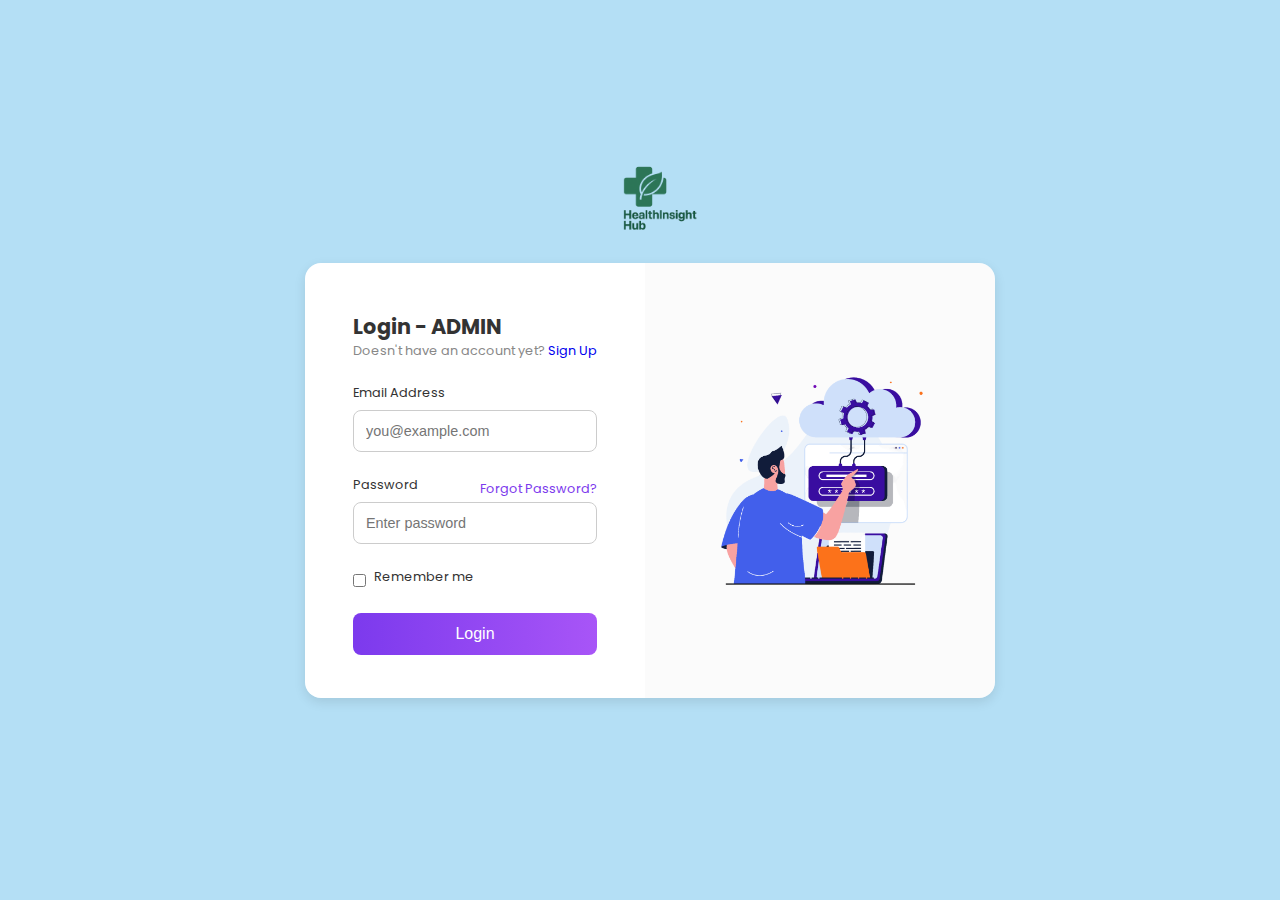
<file: admin_login.html>
<!DOCTYPE html>
<html lang="en">
<head>
  <meta charset="UTF-8" />
  <meta name="viewport" content="width=device-width, initial-scale=1.0"/>
  <title>Login Page-ADMIN</title>
  <link rel="stylesheet" href="login.css" />
  <link href="https://fonts.googleapis.com/css2?family=Poppins:wght@300;400;500;600&display=swap" rel="stylesheet">
  <link rel="icon" type="image/png" href="logos.png">
  <link rel="icon" type="image/x-icon" href="logos_ico.ico">
</head>
<body>
  <a href="New_final.html">
  <img src="output-onlinepngtools (1).png"  alt="HealthInsight Hub LOGO" width="130px" id="logo" style="display:inline;">
  </a>
  <div class="login-container">
    <div class="form-section">
      <h2 style="display:inline;">Login - ADMIN</h2>
      
      <p>Doesn't have an account yet? <a href="#">Sign Up</a></p>

      <form class="login-form" action="adminpage.html">
        <label>Email Address</label>
        <input required type="email" placeholder="you@example.com">

        <div class="password-wrapper">
          <label>Password</label>
          <a href="#" class="forgot">Forgot Password?</a>
        </div>
        <input required type="password" placeholder="Enter password">

        <div class="remember">
          <input type="checkbox" id="remember">
          <label for="remember">Remember me</label>
        </div>

        <input type="submit" value="Login" class="login-btn">

        
      </form>
    </div>

    <div class="image-section">
      <img src="loger_finall.png" alt="Login Illustration">
    </div>
  </div>
</body>
</html>
</file>
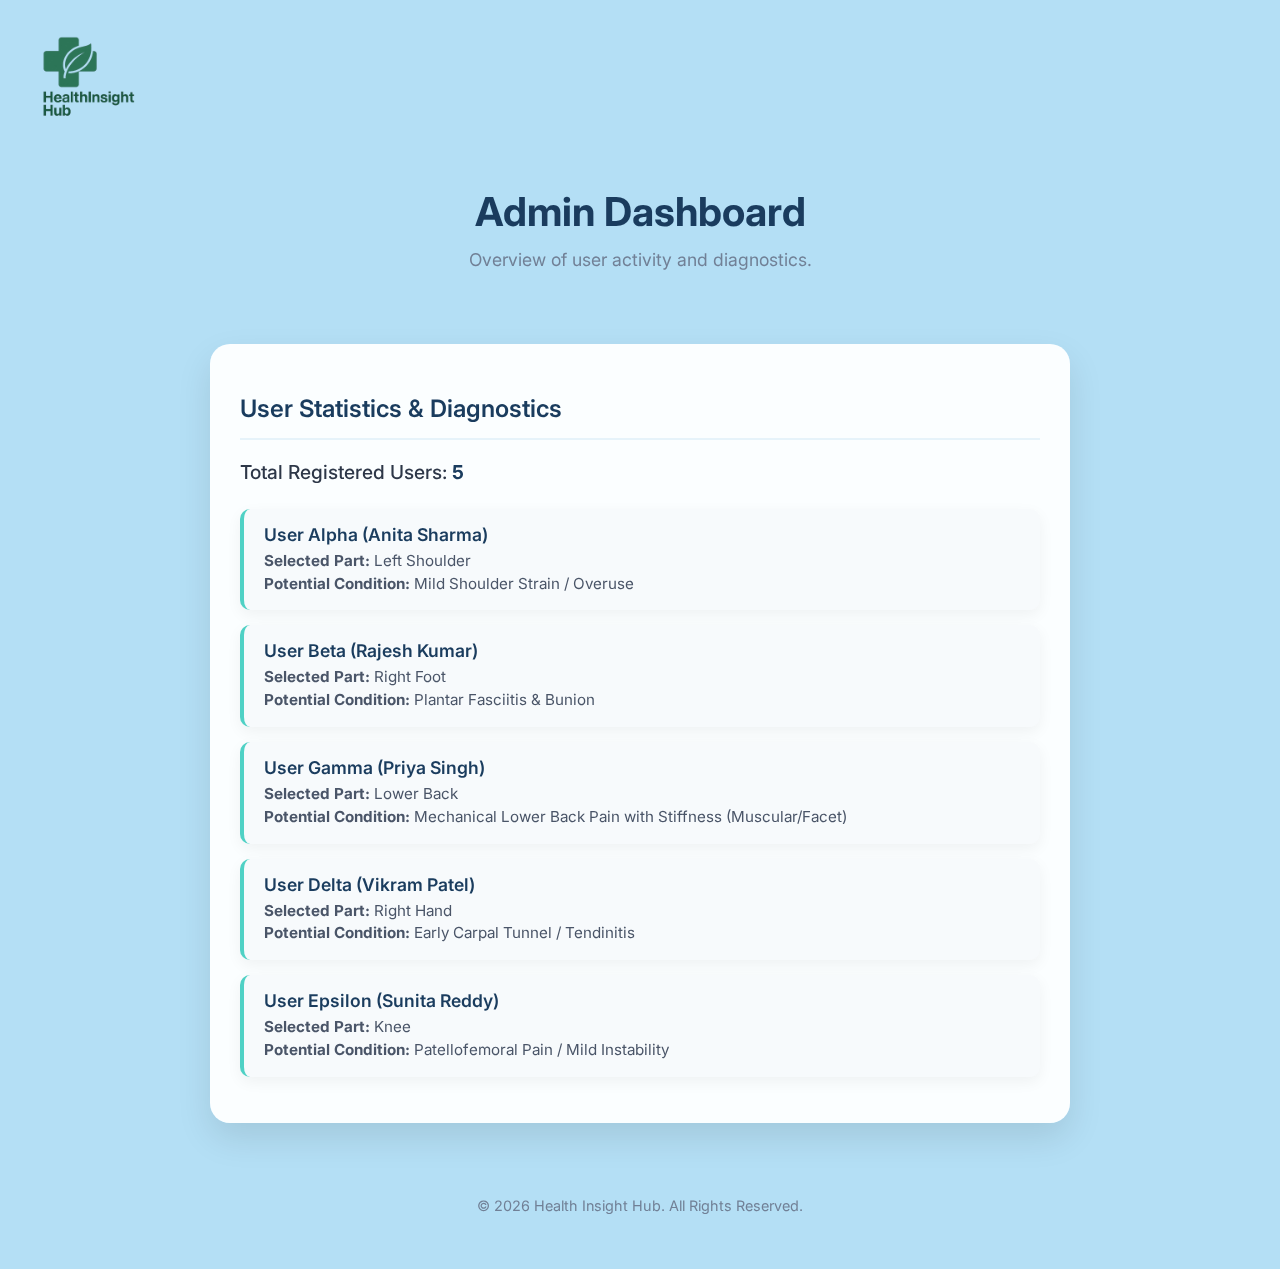
<file: adminpage.html>
<!DOCTYPE html>
<html lang="en">
<head>
  <meta charset="UTF-8">
  <meta name="viewport" content="width=device-width, initial-scale=1.0">
  <title>Admin Dashboard - Health Insight Hub</title>
  <link href="https://fonts.googleapis.com/css2?family=Inter:wght@400;500;600;700&family=Roboto:wght@400;500;700&family=Segoe+UI&display=swap" rel="stylesheet">
  <link rel="icon" type="image/x-icon" href="logos_ico.ico">
  <style>
    
    body {
      display: flex;
      flex-direction: column;
      align-items: center;
      margin: 0;
      font-family: 'Inter', 'Roboto', 'Segoe UI', sans-serif;
      background-color: rgb(180, 223, 245);
      color: #2d3748;
      min-height: 100vh;
      padding: 20px; 
      padding-top: 160px; 
      position: relative;
      overflow-x: hidden;
    }

    body::before {
      content: '';
      position: fixed;
      top: 0;
      left: 0;
      width: 100%;
      height: 100%;
      background: radial-gradient(circle, rgba(220, 235, 250, 0.2) 1px, transparent 1px);
      background-size: 20px 20px;
      animation: float 20s infinite linear;
      z-index: -1;
      opacity: 0.25;
    }

    @keyframes float {
      0% { transform: translateY(0); }
      100% { transform: translateY(-100px); }
    }

    .logo-link { 
      position: absolute; 
      top: 20px;
      left: 20px;
      z-index: 1000;
    }

    .logo-main { 
      width: 125px;
      height: 125px;
    }

    .header {
      text-align: center;
      margin: 0 0 40px; 
      width: 100%;
    }

    h1 {
      font-size: 2.5rem;
      color: #1a3c5e;
      margin-bottom: 10px;
      font-weight: 700;
    }

    .subtitle {
      font-size: 1.1rem;
      color: #718096;
      max-width: 600px;
      margin: 0 auto 30px;
      line-height: 1.6;
    }

    .dashboard-container {
      background-color: rgba(255, 255, 255, 0.95);
      border-radius: 20px;
      padding: 30px;
      box-shadow: 0 15px 35px rgba(0, 0, 0, 0.1);
      width: 100%;
      max-width: 800px;
      text-align: left;
    }

    .dashboard-container h2 {
      color: #1a3c5e;
      border-bottom: 2px solid #e6f3fa;
      padding-bottom: 15px;
      margin-bottom: 20px;
      font-weight: 600;
    }

    .user-count {
      font-size: 1.2rem;
      color: #2d3748;
      margin-bottom: 25px;
      font-weight: 500;
    }
    
    .user-count span {
      font-weight: 700;
      color: #1a3c5e;
    }

    .user-diagnostics-list {
      list-style: none;
      padding: 0;
    }

    .user-diagnostics-list li {
      background-color: #f7fafc;
      border-left: 4px solid #4fd1c5;
      border-radius: 10px;
      padding: 15px 20px;
      margin-bottom: 15px;
      box-shadow: 0 5px 15px rgba(0,0,0,0.05);
    }

    .user-diagnostics-list .user-name {
      font-weight: 600;
      color: #1a3c5e;
      font-size: 1.1rem;
      margin-bottom: 5px;
    }

    .user-diagnostics-list .diagnosis-info {
      font-size: 0.95rem;
      color: #4a5568;
      line-height: 1.5;
    }
    
    .footer {
      text-align: center;
      padding: 20px;
      color: #718096;
      font-size: 0.9rem;
      margin-top: 40px;
      width: 100%;
    }

    @media (max-width: 768px) {
      body {
        padding-top: 140px; 
      }
      .logo-link {
        top: 15px;
        left: 15px;
      }
      .logo-main {
        width: 100px; 
        height: 100px;
      }
      h1 {
        font-size: 2rem;
      }
      .subtitle {
        font-size: 1rem;
      }
      .dashboard-container {
        padding: 20px;
      }
    }
  </style>
</head>
<body>
  <a href="New_final.html" class="logo-link"> <img src="logos_2.png" alt="Health Insight Hub Logo" class="logo-main">
  </a>

  <div class="header">
    <h1>Admin Dashboard</h1>
    <p class="subtitle">Overview of user activity and diagnostics.</p>
  </div>

  <div class="dashboard-container">
    <h2>User Statistics & Diagnostics</h2>
    <p class="user-count">Total Registered Users: <span>5</span></p>

    <ul class="user-diagnostics-list">
      <li>
        <div class="user-name">User Alpha (Anita Sharma)</div>
        <div class="diagnosis-info"><strong>Selected Part:</strong> Left Shoulder<br><strong>Potential Condition:</strong> Mild Shoulder Strain / Overuse</div>
      </li>
      <li>
        <div class="user-name">User Beta (Rajesh Kumar)</div>
        <div class="diagnosis-info"><strong>Selected Part:</strong> Right Foot<br><strong>Potential Condition:</strong> Plantar Fasciitis & Bunion</div>
      </li>
      <li>
        <div class="user-name">User Gamma (Priya Singh)</div>
        <div class="diagnosis-info"><strong>Selected Part:</strong> Lower Back<br><strong>Potential Condition:</strong> Mechanical Lower Back Pain with Stiffness (Muscular/Facet)</div>
      </li>
      <li>
        <div class="user-name">User Delta (Vikram Patel)</div>
        <div class="diagnosis-info"><strong>Selected Part:</strong> Right Hand<br><strong>Potential Condition:</strong> Early Carpal Tunnel / Tendinitis</div>
      </li>
      <li>
        <div class="user-name">User Epsilon (Sunita Reddy)</div>
        <div class="diagnosis-info"><strong>Selected Part:</strong> Knee<br><strong>Potential Condition:</strong> Patellofemoral Pain / Mild Instability</div>
      </li>
    </ul>
  </div>

  <footer class="footer">
    <p>&copy; <span id="current-year"></span> Health Insight Hub. All Rights Reserved.</p>
  </footer>
  <script>
    document.getElementById('current-year').textContent = new Date().getFullYear();
  </script>
</body>
</html>
</file>
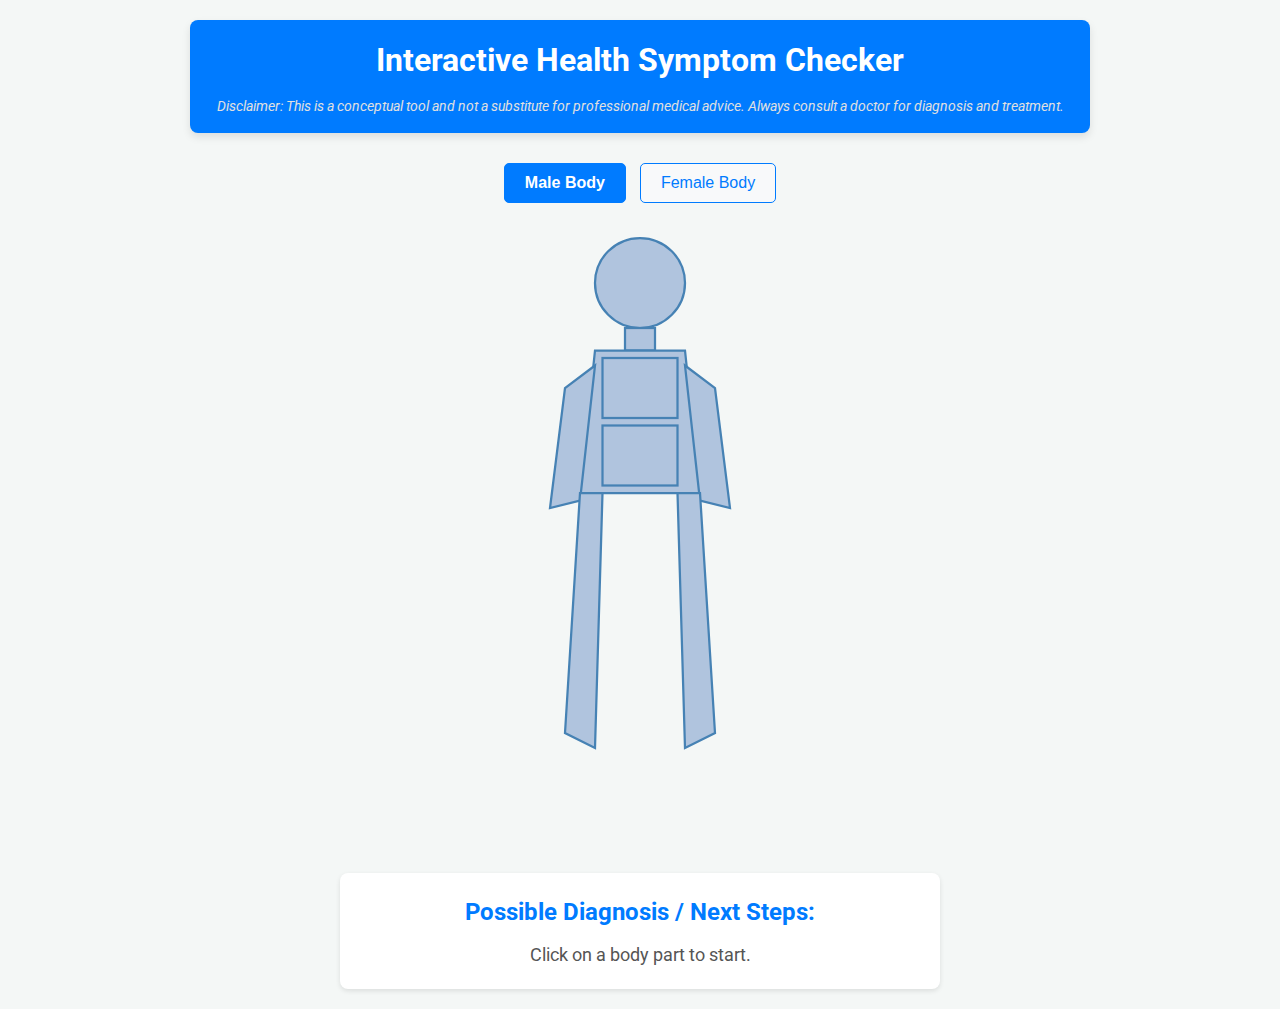
<file: diagnosis.html>
<!DOCTYPE html>
<html lang="en">
<head>
  <meta charset="UTF-8">
  <meta name="viewport" content="width=device-width, initial-scale=1.0">
  <title>Interactive Health Helper</title>
  <link rel="stylesheet" href="style.css">
  <link rel="preconnect" href="https://fonts.googleapis.com">
  <link rel="preconnect" href="https://fonts.gstatic.com" crossorigin>
  <link href="https://fonts.googleapis.com/css2?family=Roboto:wght@300;400;700&display=swap" rel="stylesheet">
  <link rel="icon" type="image/x-icon" href="logos_ico.ico">
</head>
<body>

<header>
  <h1>Interactive Health Symptom Checker</h1>
  <p class="disclaimer">Disclaimer: This is a conceptual tool and not a substitute for professional medical advice. Always consult a doctor for diagnosis and treatment.</p>
</header>

<main>
  <div class="body-selector">
    <button id="showMaleBtn" class="active">Male Body</button>
    <button id="showFemaleBtn">Female Body</button>
  </div>

  <div id="bodyContainer">
    <svg id="maleBody" class="body-svg visible" viewBox="0 0 200 400" xmlns="http://www.w3.org/2000/svg">
      <title>Male Body</title>
      <ellipse id="male-head" class="body-part" cx="100" cy="40" rx="30" ry="30" data-part-name="Head"/>
      <rect id="male-neck" class="body-part" x="90" y="70" width="20" height="15" data-part-name="Neck"/>
      <path id="male-torso" class="body-part" d="M70,85 L130,85 L140,180 L60,180 Z" data-part-name="Torso/Chest/Abdomen"/>
      <rect id="male-chest" class="body-part" x="75" y="90" width="50" height="40" fill-opacity="0" stroke="none" data-part-name="Chest"/>
      <rect id="male-abdomen" class="body-part" x="75" y="135" width="50" height="40" fill-opacity="0" stroke="none" data-part-name="Abdomen"/>
      <path id="male-arm-left" class="body-part" d="M70,95 L50,110 L40,190 L60,185 Z" data-part-name="Left Arm"/>
      <path id="male-arm-right" class="body-part" d="M130,95 L150,110 L160,190 L140,185 Z" data-part-name="Right Arm"/>
      <path id="male-leg-left" class="body-part" d="M60,180 L75,180 L70,350 L50,340 Z" data-part-name="Left Leg"/>
      <path id="male-leg-right" class="body-part" d="M125,180 L140,180 L150,340 L130,350 Z" data-part-name="Right Leg"/>
    </svg>

    <svg id="femaleBody" class="body-svg" viewBox="0 0 200 400" xmlns="http://www.w3.org/2000/svg">
      <title>Female Body</title>
      <ellipse id="female-head" class="body-part" cx="100" cy="40" rx="30" ry="30" data-part-name="Head"/>
      <rect id="female-neck" class="body-part" x="92" y="70" width="16" height="15" data-part-name="Neck"/>
      <path id="female-torso" class="body-part" d="M75,85 Q100,95 125,85 L135,185 L65,185 Z" data-part-name="Torso/Chest/Abdomen"/>
      <rect id="female-chest" class="body-part" x="78" y="95" width="44" height="40" fill-opacity="0" stroke="none" data-part-name="Chest"/>
      <rect id="female-abdomen" class="body-part" x="78" y="140" width="44" height="40" fill-opacity="0" stroke="none" data-part-name="Abdomen"/>
      <path id="female-arm-left" class="body-part" d="M75,95 L55,110 L45,190 L65,185 Z" data-part-name="Left Arm"/>
      <path id="female-arm-right" class="body-part" d="M125,95 L145,110 L155,190 L135,185 Z" data-part-name="Right Arm"/>
      <path id="female-leg-left" class="body-part" d="M65,185 L80,185 Q75,280 70,350 L50,340 Q55,280 65,185 Z" data-part-name="Left Leg"/>
      <path id="female-leg-right" class="body-part" d="M120,185 L135,185 Q145,280 150,340 L130,350 Q125,280 120,185 Z" data-part-name="Right Leg"/>
    </svg>
  </div>

  <div id="resultArea">
    <h2>Possible Diagnosis / Next Steps:</h2>
    <p id="resultText">Click on a body part to start.</p>
  </div>
</main>

<div id="qaModal" class="modal">
  <div class="modal-content">
    <span class="close-btn">&times;</span>
    <h3 id="modalTitle">Question</h3>
    <p id="questionText">This is where the question will appear.</p>
    <div id="answerOptions">
    </div>
  </div>
</div>

<script src="script.js"></script>
</body>
</html>
</file>
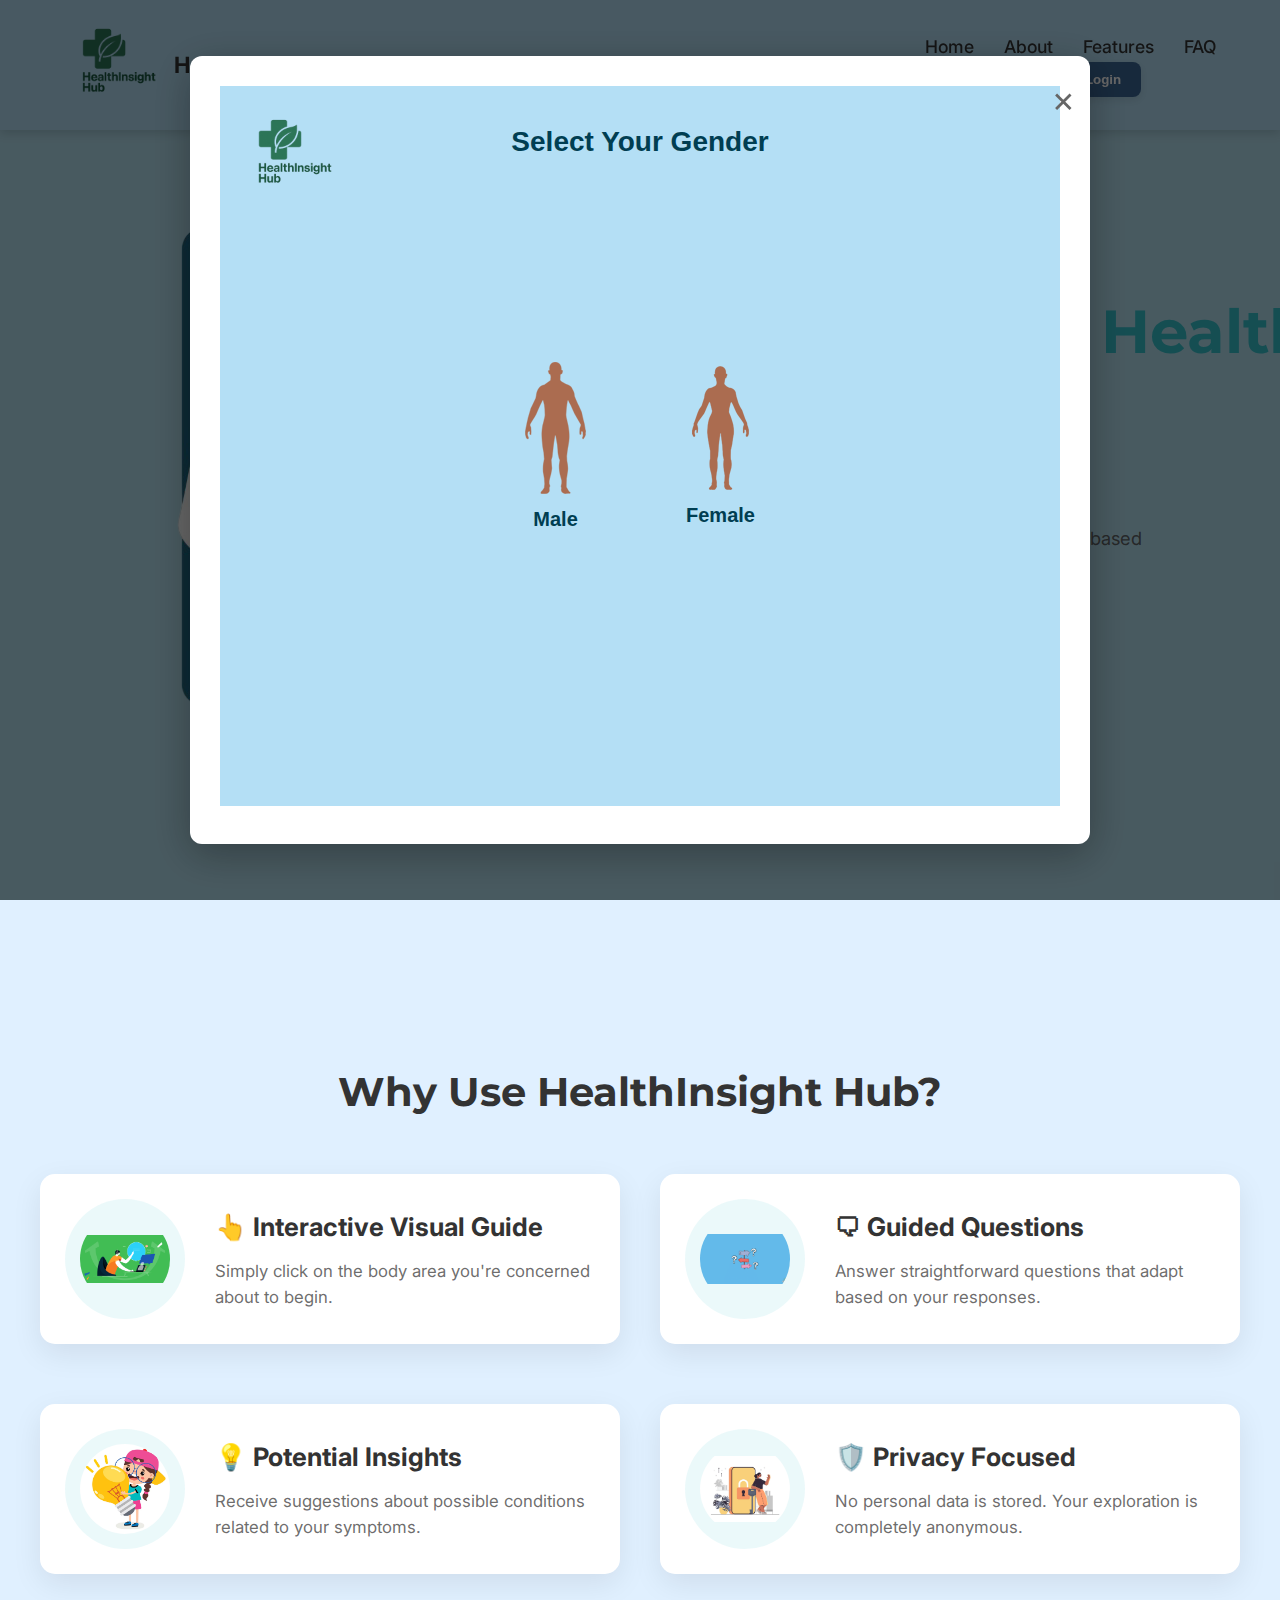
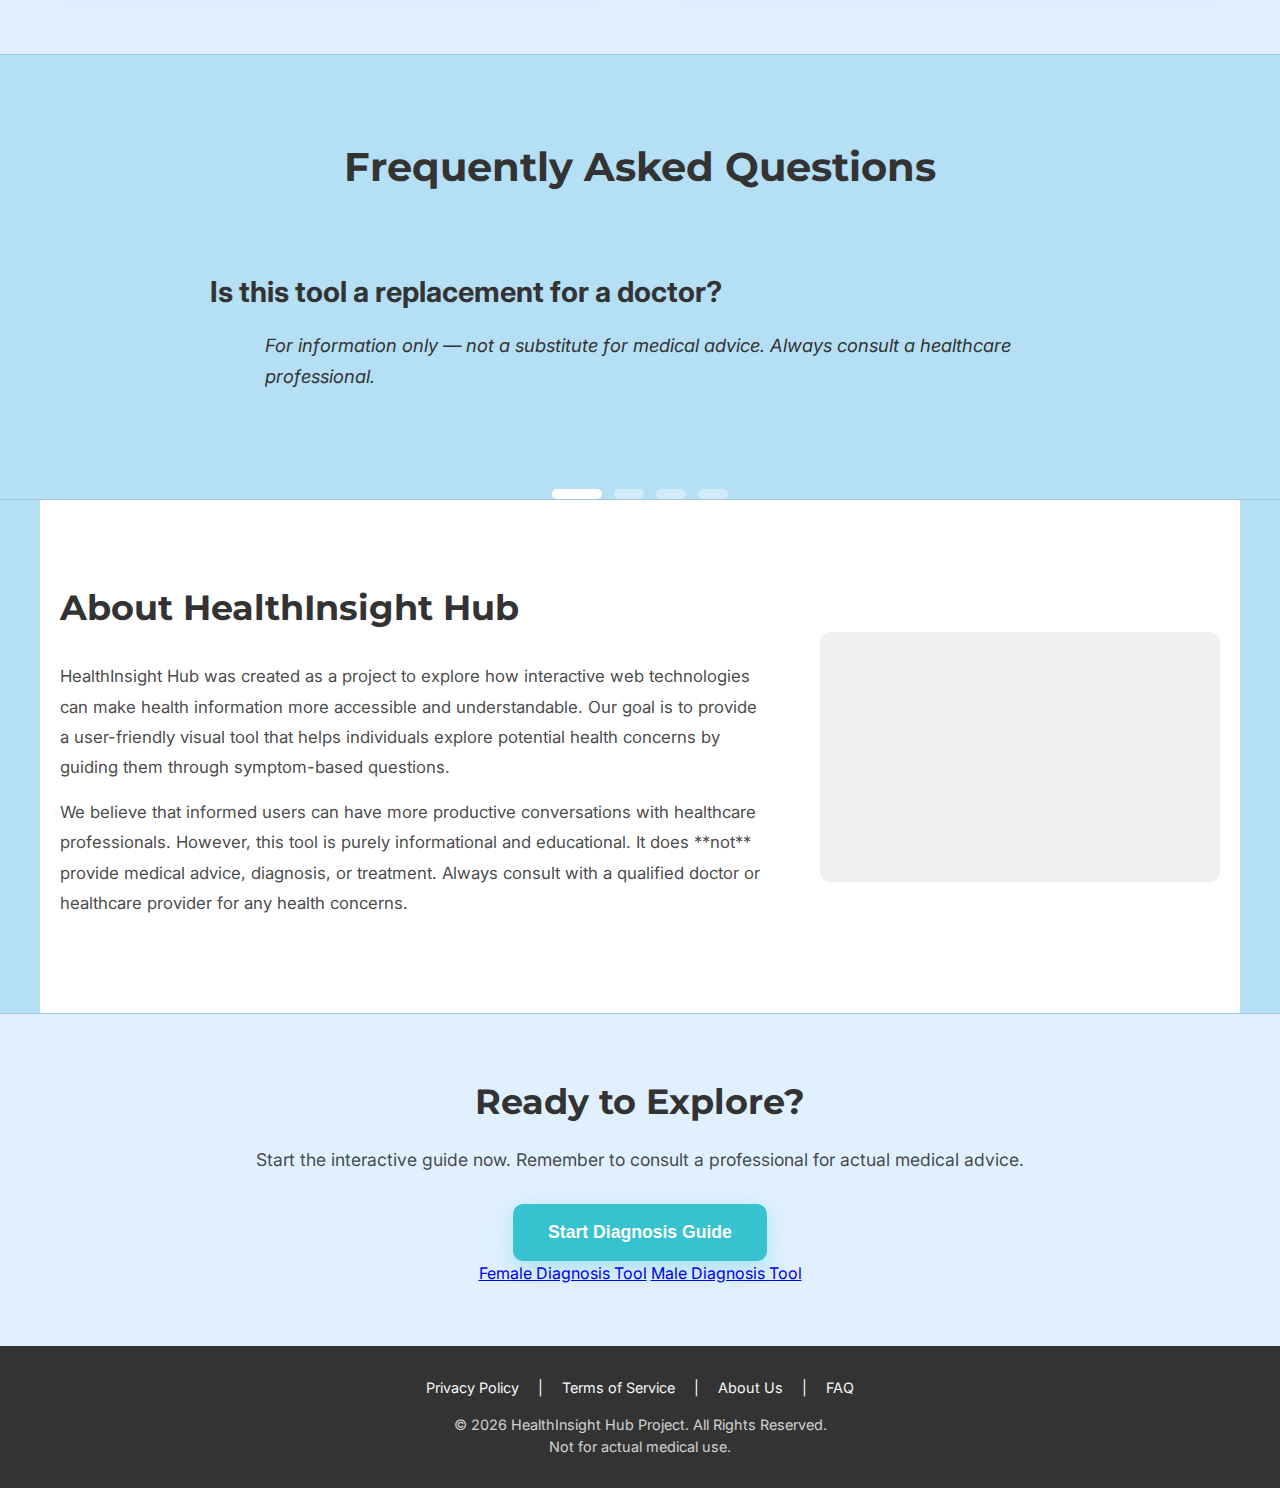
<file: exp1.html>
<!DOCTYPE html>
<html>
<head>
    <meta charset="UTF-8">
    <meta name="viewport" content="width=device-width, initial-scale=1.0">
    <meta name="description" content="HealthInsight Hub: Interactive health symptom checker for educational use. No data stored. Not a replacement for medical advice.">
    <meta name="robots" content="index, follow">
    <title>HealthInsight Hub</title> <link rel="stylesheet" href="exp1_css.css">
    <link rel="preconnect" href="https://fonts.googleapis.com">
    <link rel="preconnect" href="https://fonts.gstatic.com" crossorigin>
    <link href="https://fonts.googleapis.com/css2?family=Inter:wght@400;500;600;700&family=Montserrat:wght@700&display=swap" rel="stylesheet">
    <link href="https://cdnjs.cloudflare.com/ajax/libs/font-awesome/6.0.0/css/all.min.css" rel="stylesheet" />
    <link rel="icon" type="image/x-icon" href="logos_ico.ico">
</head>
<body>

    <header class="main-header">
        <div class="logo">
            <img src="output-onlinepngtools (1).png" alt="HealthInsight Hub LOGO">
            <span>HealthInsight Hub</span>
        </div>
        <nav class="main-nav">
            <ul>
                <li><a href="#hero">Home</a></li>
                <li><a href="#about">About</a></li>
                <li><a href="#features">Features</a></li>
                <li><a href="#faq">FAQ</a></li>
            </ul>
            <div class="nav-actions">
                <button onclick="toggleDarkMode()" id="themeToggle" class="theme-btn">🌙 Dark Mode</button>
                <div class="dropdown">
                    <button class="dropbtn">Login</button>
                    <div class="dropdown-content">
                        <a href="user_login.html">User</a>
                        <a href="admin_login.html">Admin</a>
                    </div>
                </div>
            </div>
        </nav>
    </header>

    <main>
        <section id="hero" class="hero-section fade-in">
            <div class="hero-illustration">
                <img src="new body.png" alt="Person interacting with health app on phone" class="phone_guy">
            </div>
            <div class="hero-text-content">
                <p class="welcome">Welcome to HealthHub Insight</p>
                <h1>
                    Understand Your <span class="symp">Health</span>
                    <br>
                    <span class="symp">Symptoms</span>,
                    <br>
                    Interactively
                </h1>
                <p class="tagline">Click through our guided visual tool to explore potential causes based on your symptoms. Simple, intuitive, and informative.</p>
                <div class="diagnosis-dropdown">
                    <button class="diagnosis-dropbtn" onclick="openPopup()">Start Your Diagnosis Guide</button>
                </div>
            </div>
        </section>

        <div id="popupModal" class="modal">
            <div class="modal-content">
                <span class="close" onclick="closePopup()">&times;</span>
                <iframe src="indexstart.html" frameborder="0" style="width:100%; height:80vh;"></iframe>
            </div>
        </div>

        <section id="features">
            <h2 class="section-title">Why Use HealthInsight Hub?</h2>
            <div class="feature-grid">
                <div class="feature-item interactive">
                    <img src="why.png" alt="Interactive Visual Guide" class="feature-img">
                    <div class="feature-description">
                        <h3>👆 Interactive Visual Guide</h3>
                        <p>Simply click on the body area you're concerned about to begin.</p>
                    </div>
                </div>
                <div class="feature-item ques">
                    <img src="Guiding-Questions.png" alt="Guided Questions" class="feature-img">
                    <div class="feature-description">
                        <h3>🗨 Guided Questions</h3>
                        <p>Answer straightforward questions that adapt based on your responses.</p>
                    </div>
                </div>
                <div class="feature-item poten">
                    <img src="insights.avif" alt="Potential Insights" class="feature-img">
                    <div class="feature-description">
                        <h3>💡 Potential Insights</h3>
                        <p>Receive suggestions about possible conditions related to your symptoms.</p>
                    </div>
                </div>
                <div class="feature-item privacy">
                    <img src="privacy.png" alt="Privacy Focused" class="feature-img">
                    <div class="feature-description">
                        <h3>🛡️ Privacy Focused</h3>
                        <p>No personal data is stored. Your exploration is completely anonymous.</p>
                    </div>
                </div>
            </div>
        </section>

        <hr class="section-divider">

        <section id="faq" class="faq-section">
            <h2 class="section-title">Frequently Asked Questions</h2>
            <div class="testimonial-container"> <div class="testimonial active">
                    <h2>Is this tool a replacement for a doctor?</h2>
                    <p>For information only — not a substitute for medical advice. Always consult a healthcare professional.</p>
                </div>
                <div class="testimonial">
                    <h2>Is my data saved?</h2>
                    <p>This is a frontend-only app. No data is collected, stored, or sent—everything stays in your browser.</p>
                </div>
                <div class="testimonial">
                    <h2> How accurate are the suggestions?</h2>
                    <p>This tool can't consider your full medical context. Its suggestions are limited and should only guide conversations with your doctor.</p>
                </div>
                <div class="testimonial">
                    <h2>What technology was used to build this?</h2>
                    <p>This tool is built with HTML, CSS, and JavaScript for structure, styling, and interactivity, using SVGs for body diagrams.</p>
                </div>
            </div>
            <div class="dots">
                <span class="dot active"></span>
                <span class="dot"></span>
                <span class="dot"></span>
                <span class="dot"></span>
            </div>
        </section>

        <hr class="section-divider">

        <section id="about" class="about-section container">
            <div class="about-content">
                <div class="about-text">
                    <h2>About HealthInsight Hub</h2>
                    <p>HealthInsight Hub was created as a project to explore how interactive web technologies can make health information more accessible and understandable. Our goal is to provide a user-friendly visual tool that helps individuals explore potential health concerns by guiding them through symptom-based questions.</p>
                    <p>We believe that informed users can have more productive conversations with healthcare professionals. However, this tool is purely informational and educational. It does **not** provide medical advice, diagnosis, or treatment. Always consult with a qualified doctor or healthcare provider for any health concerns.</p>
                </div>
                <div class="about-image">
                    </div>
            </div>
        </section>

        <hr class="section-divider">

        <section class="cta-bottom-section">
            <div class="container cta-bottom-content">
                <h2>Ready to Explore?</h2>
                <p>Start the interactive guide now. Remember to consult a professional for actual medical advice.</p>
                <div class="diagnosis-dropdown">
                    <button class="diagnosis-dropbtn">Start Diagnosis Guide</button>
                    <div class="diagnosis-dropdown-content">
                        <a href="index.html">Female Diagnosis Tool</a>
                        <a href="indexM.html">Male Diagnosis Tool</a>
                    </div>
                </div>
            </div>
        </section>
    </main>

    <footer class="site-footer">
        <div class="container footer-content">
            <div class="footer-links">
                <a href="#">Privacy Policy</a> |
                <a href="#">Terms of Service</a> |
                <a href="#about">About Us</a> |
                <a href="#faq">FAQ</a>
            </div>
            <div class="footer-copyright">
                &copy; <span id="currentYear"></span> HealthInsight Hub Project. All Rights Reserved.
                <br>Not for actual medical use.
            </div>
        </div>
    </footer>

    <script>
        // Existing JavaScript functions
        function toggleDarkMode() {
            const body = document.body;
            const themeBtn = document.getElementById('themeToggle');
            body.classList.toggle('dark-mode');
            if(body.classList.contains('dark-mode')) {
                themeBtn.innerHTML = '☀️ Light Mode';
            } else {
                themeBtn.innerHTML = '🌙 Dark Mode';
            }
            localStorage.setItem('darkMode', body.classList.contains('dark-mode'));
        }

        if(localStorage.getItem('darkMode') === 'true') {
            document.body.classList.add('dark-mode');
            document.getElementById('themeToggle').innerHTML = '☀️ Light Mode';
        }

        const testimonials = document.querySelectorAll('.testimonial');
        const dots = document.querySelectorAll('.dot');
        let currentIndex = 0;

        function showTestimonial(index) {
            testimonials.forEach((t, i) => {
                t.classList.toggle('active', i === index);
                dots[i].classList.toggle('active', i === index);
            });
        }

        function nextTestimonial() {
            currentIndex = (currentIndex + 1) % testimonials.length;
            showTestimonial(currentIndex);
        }

        setInterval(nextTestimonial, 4000);

        function openPopup() {
            document.getElementById('popupModal').style.display = 'block';
        }

        function closePopup() {
            document.getElementById('popupModal').style.display = 'none';
        }

        window.onclick = function(event) {
            const modal = document.getElementById('popupModal');
            if (event.target === modal) {
                closePopup();
            }
        }

        // Set current year in footer
        document.getElementById('currentYear').textContent = new Date().getFullYear();
    </script>
</body>
</html>
</file>
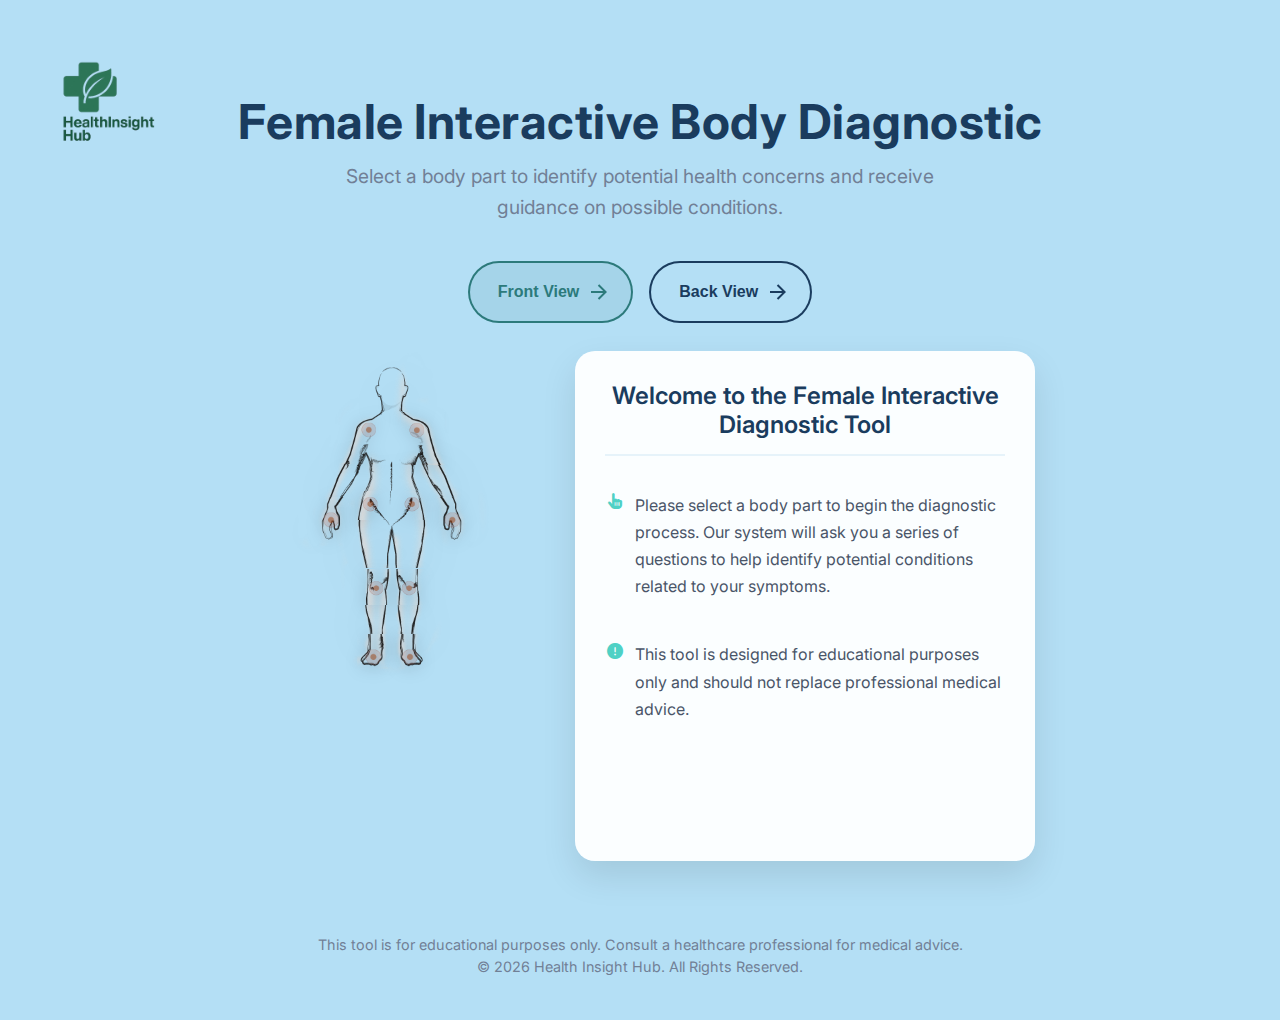
<file: indexF.html>
<!DOCTYPE html>
<html lang="en">
<head>
  <meta charset="UTF-8">
  <meta name="viewport" content="width=device-width, initial-scale=1.0">
  <title>Female Interactive Body Diagnostic Tool</title>
  <link rel="preload" href="Female_Body_Front.png" as="image">
  <link rel="icon" type="image/png" href="favicon.png">
  <link href="https://cdnjs.cloudflare.com/ajax/libs/font-awesome/6.0.0-beta3/css/all.min.css" rel="stylesheet">
  <link href="https://fonts.googleapis.com/css2?family=Inter:wght@400;500;600;700&family=Roboto:wght@400;500;700&family=Segoe+UI&display=swap" rel="stylesheet">
  <link rel="stylesheet" href="styles.css">
  <link rel="icon" type="image/x-icon" href="logos_ico.ico">
</head>
<body>
<div class="header">
  <a href="New_final.html" target="_blank" class="logo-link">
    <img src="logos.png" alt="logo" class="logo-main">
  </a>
  <h1>Female Interactive Body Diagnostic</h1>
  <p class="subtitle">Select a body part to identify potential health concerns and receive guidance on possible conditions.</p>
</div>

<div class="view-selector">
  <button class="animated-button active" id="front-view-btn" aria-label="Switch to front view">
    <svg viewBox="0 0 24 24" class="arr-2" xmlns="http://www.w3.org/2000/svg">
      <path d="M16.1716 10.9999L10.8076 5.63589L12.2218 4.22168L20 11.9999L12.2218 19.778L10.8076 18.3638L16.1716 12.9999H4V10.9999H16.1716Z"></path>
    </svg>
    <span class="text">Front View</span>
    <span class="circle"></span>
    <svg viewBox="0 0 24 24" class="arr-1" xmlns="http://www.w3.org/2000/svg">
      <path d="M16.1716 10.9999L10.8076 5.63589L12.2218 4.22168L20 11.9999L12.2218 19.778L10.8076 18.3638L16.1716 12.9999H4V10.9999H16.1716Z"></path>
    </svg>
  </button>
  <button class="animated-button" id="back-view-btn" aria-label="Switch to back view">
    <svg viewBox="0 0 24 24" class="arr-2" xmlns="http://www.w3.org/2000/svg">
      <path d="M16.1716 10.9999L10.8076 5.63589L12.2218 4.22168L20 11.9999L12.2218 19.778L10.8076 18.3638L16.1716 12.9999H4V10.9999H16.1716Z"></path>
    </svg>
    <span class="text">Back View</span>
    <span class="circle"></span>
    <svg viewBox="0 0 24 24" class="arr-1" xmlns="http://www.w3.org/2000/svg">
      <path d="M16.1716 10.9999L10.8076 5.63589L12.2218 4.22168L20 11.9999L12.2218 19.778L10.8076 18.3638L16.1716 12.9999H4V10.9999H16.1716Z"></path>
    </svg>
  </button>
</div>

<div class="main-container">
  <div class="body-container-wrapper">
    <div class="body-container" id="front-view">
      <img src="Female_Body_Front.png" alt="Female Body Front" class="body-img">
      <img src="Left_Shoulder1.png" alt="Left Shoulder" class="hotspot shoulder-left" data-part="left-shoulder" title="Left Shoulder" aria-label="Select left shoulder for diagnosis">
      <img src="Right_Shoulder1.png" alt="Right Shoulder" class="hotspot shoulder-right" data-part="right-shoulder" title="Right Shoulder" aria-label="Select right shoulder for diagnosis">
      <img src="Left_Hand1.png" alt="Left Hand" class="hotspot hand-left" data-part="left-hand" title="Left Hand" aria-label="Select left hand for diagnosis">
      <img src="Right_Hand1.png" alt="Right Hand" class="hotspot hand-right" data-part="right-hand" title="Right Hand" aria-label="Select right hand for diagnosis">
      <img src="Hip1.png" alt="Hip" class="hotspot hip" data-part="hip" title="Hip" aria-label="Select hip for diagnosis">
      <img src="Knee1.png" alt="Knee" class="hotspot knee" data-part="knee" title="Knee" aria-label="Select knee for diagnosis">
      <img src="Left_Foot1.png" alt="Left Foot" class="hotspot foot-left" data-part="left-foot" title="Left Foot" aria-label="Select left foot for diagnosis">
      <img src="Right_Foot1.png" alt="Right Foot" class="hotspot foot-right" data-part="right-foot" title="Right Foot" aria-label="Select right foot for diagnosis">
    </div>

    <div class="body-container" id="back-view" style="display: none;">
      <div class="back-selection">
        <button class="animated-button back-btn-animated" data-part="spine" title="Spine Issues" aria-label="Diagnose spine issues">
          <svg viewBox="0 0 24 24" class="arr-2" xmlns="http://www.w3.org/2000/svg">
            <path d="M16.1716 10.9999L10.8076 5.63589L12.2218 4.22168L20 11.9999L12.2218 19.778L10.8076 18.3638L16.1716 12.9999H4V10.9999H16.1716Z"></path>
          </svg>
          <span class="text">Spine Issues</span>
          <span class="circle"></span>
          <svg viewBox="0 0 24 24" class="arr-1" xmlns="http://www.w3.org/2000/svg">
            <path d="M16.1716 10.9999L10.8076 5.63589L12.2218 4.22168L20 11.9999L12.2218 19.778L10.8076 18.3638L16.1716 12.9999H4V10.9999H16.1716Z"></path>
          </svg>
        </button>
        <button class="animated-button back-btn-animated" data-part="lower-back" title="Lower Back Issues" aria-label="Diagnose lower back issues">
          <svg viewBox="0 0 24 24" class="arr-2" xmlns="http://www.w3.org/2000/svg">
            <path d="M16.1716 10.9999L10.8076 5.63589L12.2218 4.22168L20 11.9999L12.2218 19.778L10.8076 18.3638L16.1716 12.9999H4V10.9999H16.1716Z"></path>
          </svg>
          <span class="text">Lower Back Issues</span>
          <span class="circle"></span>
          <svg viewBox="0 0 24 24" class="arr-1" xmlns="http://www.w3.org/2000/svg">
            <path d="M16.1716 10.9999L10.8076 5.63589L12.2218 4.22168L20 11.9999L12.2218 19.778L10.8076 18.3638L16.1716 12.9999H4V10.9999H16.1716Z"></path>
          </svg>
        </button>
      </div>
    </div>
  </div>

  <div class="info-panel" id="info-panel">
    <h2>Welcome to the Female Interactive Diagnostic Tool</h2>
    <p class="info-text"><i class="fas fa-hand-pointer"></i> Please select a body part to begin the diagnostic process. Our system will ask you a series of questions to help identify potential conditions related to your symptoms.</p>
    <p class="info-text"><i class="fas fa-exclamation-circle"></i> This tool is designed for educational purposes only and should not replace professional medical advice.</p>

    <div class="diagnostic-flow" id="diagnostic-flow"></div>
    <div class="results-container" id="results-container"></div>
  </div>
</div>

<div id="feedback-message" class="feedback-message"></div>

<footer class="footer">
  <p>This tool is for educational purposes only. Consult a healthcare professional for medical advice.</p>
  <p>&copy; <span id="current-year">2024</span> Health Insight Hub. All Rights Reserved.</p>
</footer>

<div class="custom-alert-overlay" id="custom-alert-overlay" style="display: none;">
  <div class="notifications-container" id="custom-alert-box">
    <div class="success"> <div class="flex">
      <div class="flex-shrink-0">
        <svg class="succes-svg" xmlns="http://www.w3.org/2000/svg" viewBox="0 0 20 20" fill="currentColor" aria-hidden="true">
          <path fill-rule="evenodd" d="M10 18a8 8 0 100-16 8 8 0 000 16zm3.707-9.293a1 1 0 00-1.414-1.414L9 10.586 7.707 9.293a1 1 0 00-1.414 1.414l2 2a1 1 0 001.414 0l4-4z" clip-rule="evenodd"></path>
        </svg>
      </div>
      <div class="success-prompt-wrap">
        <p class="success-prompt-heading" id="custom-alert-heading">Diagnosis in Progress</p>
        <div class="success-prompt-prompt">
          <p id="custom-alert-message">Please complete the current diagnosis before selecting another body part or changing the view.</p>
        </div>
        <div class="success-button-container">
          <button type="button" class="success-button-secondary" id="custom-alert-dismiss-btn">Dismiss</button>
        </div>
      </div>
    </div>
    </div>
  </div>
</div>
<script src="scriptuid.js"></script>
</body>
</html>
</file>
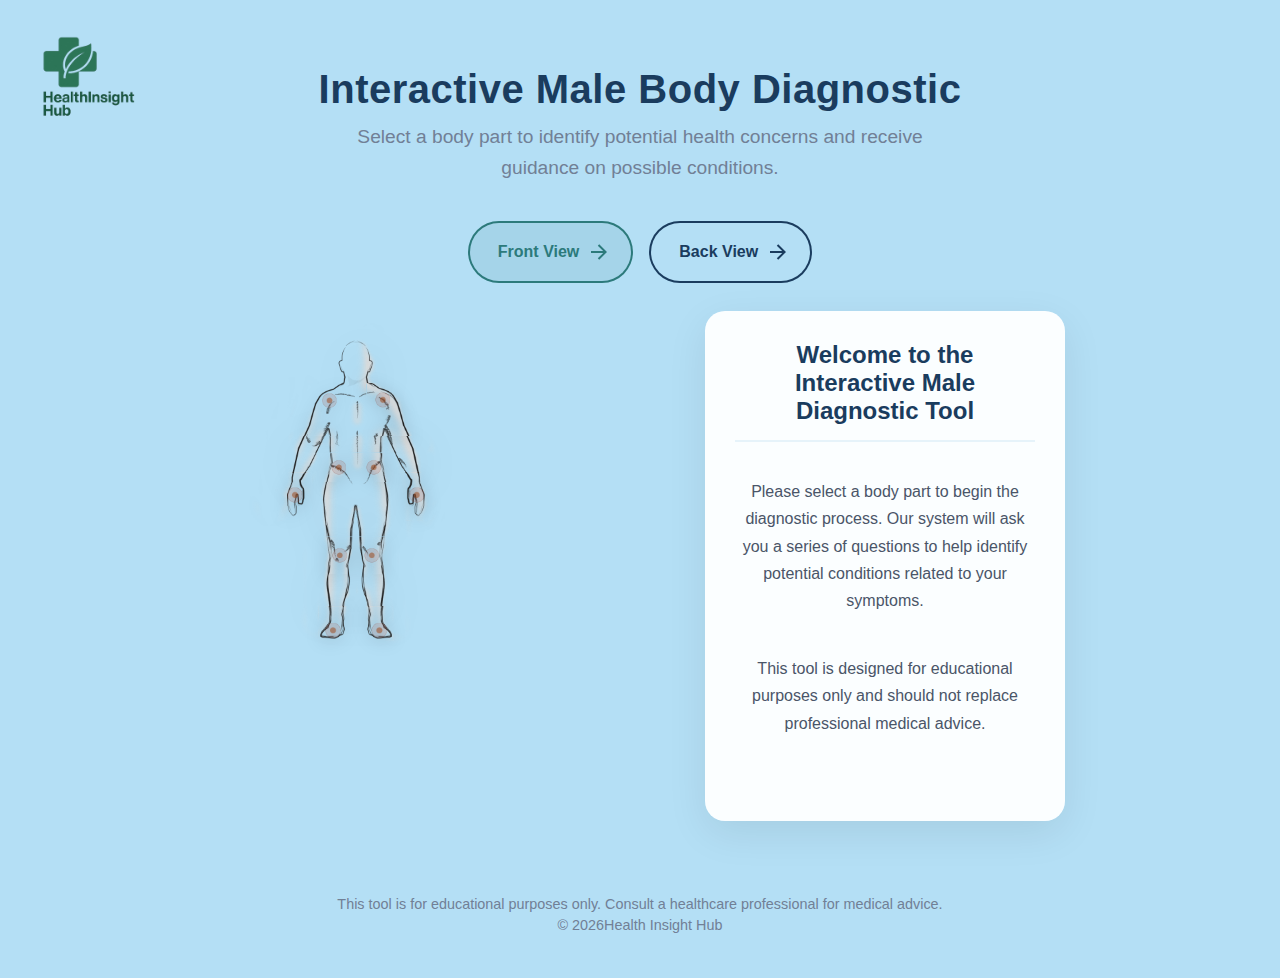
<file: indexM.html>
<!DOCTYPE html>
<html lang="en">
<head>
  <meta charset="UTF-8">
  <meta name="viewport" content="width=device-width, initial-scale=1.0">
  <title>Interactive Body Diagnostic Tool</title>
  <link rel="preload" href="Male_Body_Front.png" as="image">
  <link rel="icon" type="image/png" href="favicon.png">
  <link href="https://cdnjs.cloudflare.com/ajax/libs/font-awesome/6.0.0-beta3/css/all.min.css" rel="stylesheet">
  <link rel="stylesheet" href="stylesM.css">
  <link rel="icon" type="image/x-icon" href="logos_ico.ico">
</head>
<body>
  <div class="notification-overlay" id="notification-overlay"></div>

  <a href="New_final.html" class="logo-link">
    <img src="logos.png" alt="logo" class="logo-img">
  </a>
  <div class="header">
    <h1>Interactive Male Body Diagnostic</h1>
    <p class="subtitle">Select a body part to identify potential health concerns and receive guidance on possible conditions.</p>
  </div>
  
  <div class="view-selector">
    <button class="animated-button active" id="front-view-btn" aria-label="Switch to front view">
      <svg viewBox="0 0 24 24" class="arr-2" xmlns="http://www.w3.org/2000/svg">
        <path d="M16.1716 10.9999L10.8076 5.63589L12.2218 4.22168L20 11.9999L12.2218 19.778L10.8076 18.3638L16.1716 12.9999H4V10.9999H16.1716Z"></path>
      </svg>
      <span class="text">Front View</span>
      <span class="circle"></span>
      <svg viewBox="0 0 24 24" class="arr-1" xmlns="http://www.w3.org/2000/svg">
        <path d="M16.1716 10.9999L10.8076 5.63589L12.2218 4.22168L20 11.9999L12.2218 19.778L10.8076 18.3638L16.1716 12.9999H4V10.9999H16.1716Z"></path>
      </svg>
    </button>
    <button class="animated-button" id="back-view-btn" aria-label="Switch to back view">
      <svg viewBox="0 0 24 24" class="arr-2" xmlns="http://www.w3.org/2000/svg">
        <path d="M16.1716 10.9999L10.8076 5.63589L12.2218 4.22168L20 11.9999L12.2218 19.778L10.8076 18.3638L16.1716 12.9999H4V10.9999H16.1716Z"></path>
      </svg>
      <span class="text">Back View</span>
      <span class="circle"></span>
      <svg viewBox="0 0 24 24" class="arr-1" xmlns="http://www.w3.org/2000/svg">
        <path d="M16.1716 10.9999L10.8076 5.63589L12.2218 4.22168L20 11.9999L12.2218 19.778L10.8076 18.3638L16.1716 12.9999H4V10.9999H16.1716Z"></path>
      </svg>
    </button>
  </div>
  
  <div class="main-container">
    <div class="body-container" id="front-view">
      <img src="Male_Body_Front.png" alt="Male Body Front" class="body-img">
      <img src="Left_Shoulder.png" alt="Left Shoulder" class="hotspot shoulder-left" data-part="left-shoulder" aria-label="Select left shoulder for diagnosis">
      <img src="Right_Shoulder.png" alt="Right Shoulder" class="hotspot shoulder-right" data-part="right-shoulder" aria-label="Select right shoulder for diagnosis">
      <img src="Left_Hand.png" alt="Left Hand" class="hotspot hand-left" data-part="left-hand" aria-label="Select left hand for diagnosis">
      <img src="Right_Hand.png" alt="Right Hand" class="hotspot hand-right" data-part="right-hand" aria-label="Select right hand for diagnosis">
      <img src="Hip.png" alt="Hip" class="hotspot hip" data-part="hip" aria-label="Select hip for diagnosis">
      <img src="Knee.png" alt="Knee" class="hotspot knee" data-part="knee" aria-label="Select knee for diagnosis">
      <img src="Left_Foot.png" alt="Left Foot" class="hotspot foot-left" data-part="left-foot" aria-label="Select left foot for diagnosis">
      <img src="Right_Foot.png" alt="Right Foot" class="hotspot foot-right" data-part="right-foot" aria-label="Select right foot for diagnosis">
    </div>
    
    <div class="body-container" id="back-view" style="display: none;">
      <div class="back-selection">
        <button class="animated-button back-btn-animated" data-part="spine" aria-label="Diagnose spine issues">
          <svg viewBox="0 0 24 24" class="arr-2" xmlns="http://www.w3.org/2000/svg">
            <path d="M16.1716 10.9999L10.8076 5.63589L12.2218 4.22168L20 11.9999L12.2218 19.778L10.8076 18.3638L16.1716 12.9999H4V10.9999H16.1716Z"></path>
          </svg>
          <span class="text">Spine Issues</span>
          <span class="circle"></span>
          <svg viewBox="0 0 24 24" class="arr-1" xmlns="http://www.w3.org/2000/svg">
            <path d="M16.1716 10.9999L10.8076 5.63589L12.2218 4.22168L20 11.9999L12.2218 19.778L10.8076 18.3638L16.1716 12.9999H4V10.9999H16.1716Z"></path>
          </svg>
        </button>
        <button class="animated-button back-btn-animated" data-part="lower-back" aria-label="Diagnose lower back issues">
          <svg viewBox="0 0 24 24" class="arr-2" xmlns="http://www.w3.org/2000/svg">
            <path d="M16.1716 10.9999L10.8076 5.63589L12.2218 4.22168L20 11.9999L12.2218 19.778L10.8076 18.3638L16.1716 12.9999H4V10.9999H16.1716Z"></path>
          </svg>
          <span class="text">Lower Back Issues</span>
          <span class="circle"></span>
          <svg viewBox="0 0 24 24" class="arr-1" xmlns="http://www.w3.org/2000/svg">
            <path d="M16.1716 10.9999L10.8076 5.63589L12.2218 4.22168L20 11.9999L12.2218 19.778L10.8076 18.3638L16.1716 12.9999H4V10.9999H16.1716Z"></path>
          </svg>
        </button>
      </div>
    </div>
    
    <div class="info-panel" id="info-panel">
      <h2>Welcome to the Interactive Male Diagnostic Tool</h2>
      <p class="info-text">Please select a body part to begin the diagnostic process. Our system will ask you a series of questions to help identify potential conditions related to your symptoms.</p>
      <p class="info-text">This tool is designed for educational purposes only and should not replace professional medical advice.</p>
      
      <div class="diagnostic-flow" id="diagnostic-flow"></div>
      <div class="results-container" id="results-container"></div>
    </div>
  </div>

  <div id="tooltip" class="tooltip-text"></div>

  <footer class="footer">
    <p>This tool is for educational purposes only. Consult a healthcare professional for medical advice.</p>
    <p>© <span id="current-year">2025</span>Health Insight Hub</p>
  </footer>
  <div class="notifications-container" id="notification-container" style="display: none;">
  <div class="success">
    <div class="flex">
      <div class="flex-shrink-0">
        <svg class="succes-svg" xmlns="http://www.w3.org/2000/svg" viewBox="0 0 20 20" fill="currentColor" aria-hidden="true">
          <path fill-rule="evenodd" d="M10 18a8 8 0 100-16 8 8 0 000 16zm3.707-9.293a1 1 0 00-1.414-1.414L9 10.586 7.707 9.293a1 1 0 00-1.414 1.414l2 2a1 1 0 001.414 0l4-4z" clip-rule="evenodd"></path>
        </svg>
      </div>
      <div class="success-prompt-wrap">
        <p class="success-prompt-heading">Action Not Allowed</p>
        <div class="success-prompt-prompt">
          <p id="notification-message">Please complete the current diagnosis or restart before proceeding.</p>
        </div>
        <div class="success-button-container">
          <button type="button" class="success-button-secondary" id="dismiss-notification">Dismiss</button>
        </div>
      </div>
    </div>
  </div>
</div>
  
  <script src="scriptM.js"></script>
</body>
</html>
</file>
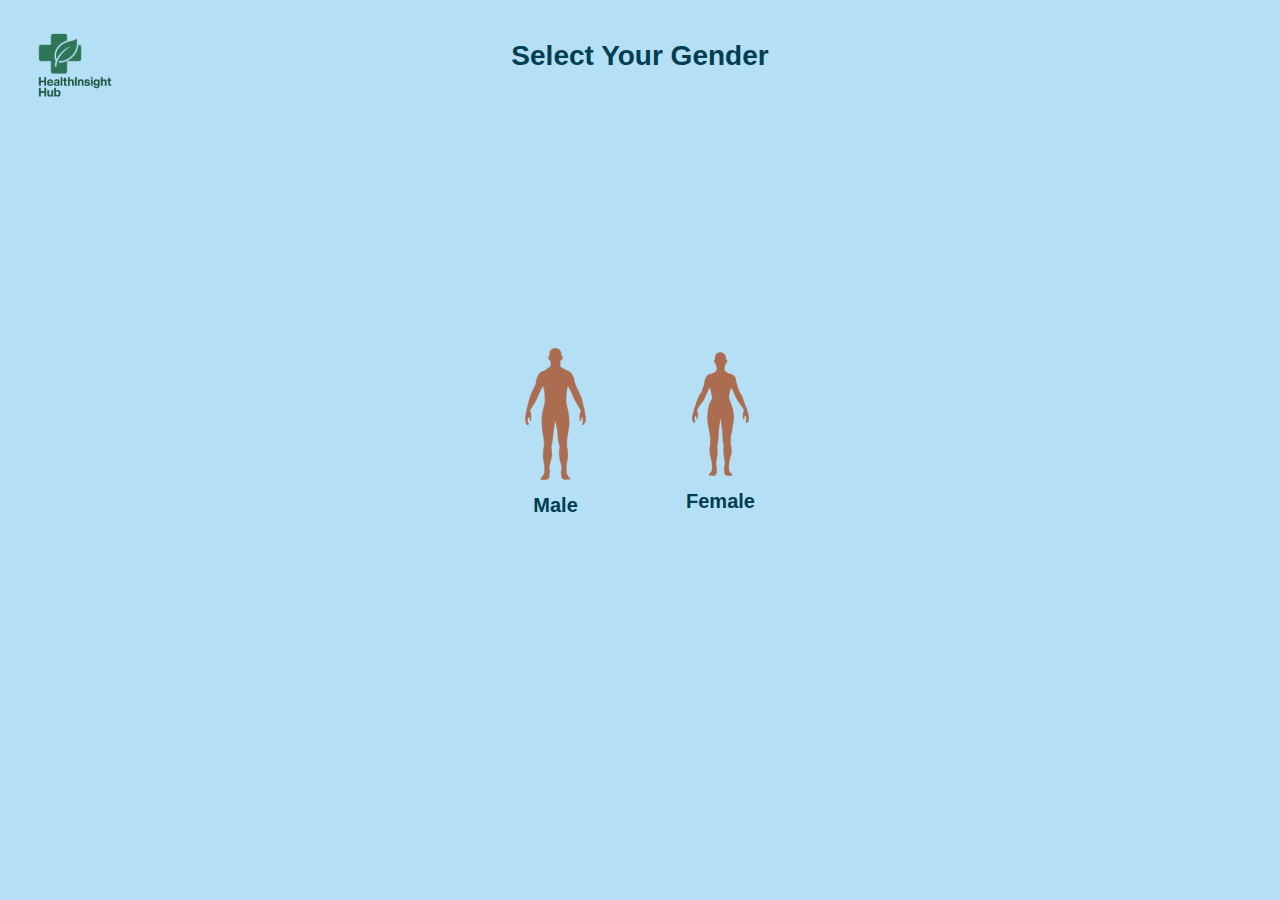
<file: indexstart.html>
<!DOCTYPE html>
<html lang="en">
<head>
  <meta charset="UTF-8">
  <title>Select Gender</title>
  <link rel="icon" type="image/x-icon" href="logos_ico.ico">
  <style>
    body {
      background-color: rgb(180, 223, 245);
      margin: 0;
      font-family: 'Segoe UI', Tahoma, Geneva, Verdana, sans-serif;
    }

    .logo {
      position: absolute;
      top: 20px;
      left: 20px;
      width: 100px;
    }

    .title {
      text-align: center;
      margin-top: 40px;
      font-size: 28px;
      font-weight: bold;
      color: #003e52;
    }

    .container {
      display: flex;
      justify-content: center;
      align-items: center;
      height: 80vh;
      gap: 100px;
    }

    .gender-block {
      text-align: center;
      transition: transform 0.3s ease;
    }

    .gender-block:hover {
      transform: scale(1.1);
    }

    .gender-text {
      margin-top: 10px;
      font-size: 20px;
      font-weight: bold;
      color: #003e52;
    }

    img.gender-icon {
      cursor: pointer;
    }
  </style>
</head>
<body>
<img class="logo" src="logos.png" alt="Logo">
<div class="title">Select Your Gender</div>

<div class="container">
<div class="gender-block">
  <a href="indexM.html" target="_blank" rel="noopener">
    <img class="gender-icon" src="male-active.png" alt="Male">
  </a>
  <div class="gender-text">Male</div>
</div>

<div class="gender-block">
  <a href="indexF.html" target="_blank" rel="noopener">
    <img class="gender-icon" src="female-active.png" alt="Female">
  </a>
  <div class="gender-text">Female</div>
</div>

</div>
</body>
</html>
</file>
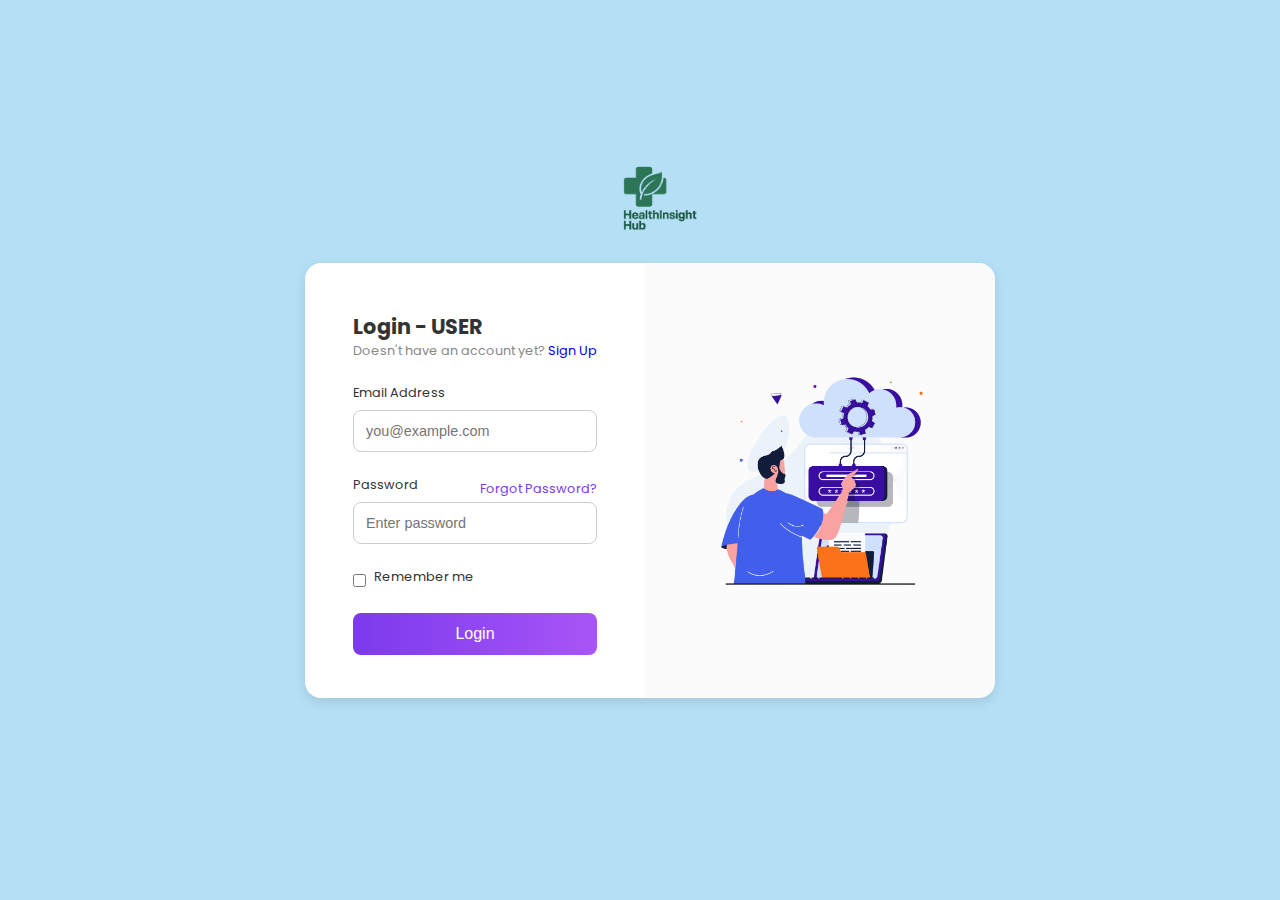
<file: user_login.html>
<!DOCTYPE html>
<html lang="en">
<head>
  <meta charset="UTF-8" />
  <meta name="viewport" content="width=device-width, initial-scale=1.0"/>
  <title>Login Page-USER</title>
  <link rel="stylesheet" href="login.css" />
  <link href="https://fonts.googleapis.com/css2?family=Poppins:wght@300;400;500;600&display=swap" rel="stylesheet">
  <link rel="icon" type="image/x-icon" href="logos_ico.ico">
</head>
<body>
  <a href="New_final.html">
  <img src="output-onlinepngtools (1).png"  alt="HealthInsight Hub LOGO" width="130px" id="logo" style="display:inline;">
  </a>
  <div class="login-container">
    <div class="form-section">
      <h2 style="display:inline;">Login - USER</h2>
      
      <p>Doesn't have an account yet? <a href="#">Sign Up</a></p>

      <form class="login-form" action="userlogin.html" >
        <label>Email Address</label>
        <input type="email" placeholder="you@example.com" required />

        <div class="password-wrapper">
          <label>Password</label>
          <a href="#" class="forgot">Forgot Password?</a>
        </div>
        <input type="password" placeholder="Enter password" required />

        <div class="remember">
          <input type="checkbox" id="remember" />
          <label for="remember">Remember me</label>
        </div>
          <input type="submit" action="userlogin.html" value="Login" class="login-btn">
        </form>
    </div>

    <div class="image-section">
      <img src="loger_finall.png" alt="Login Illustration">
    </div>
  </div>
</body>
</html>
</file>
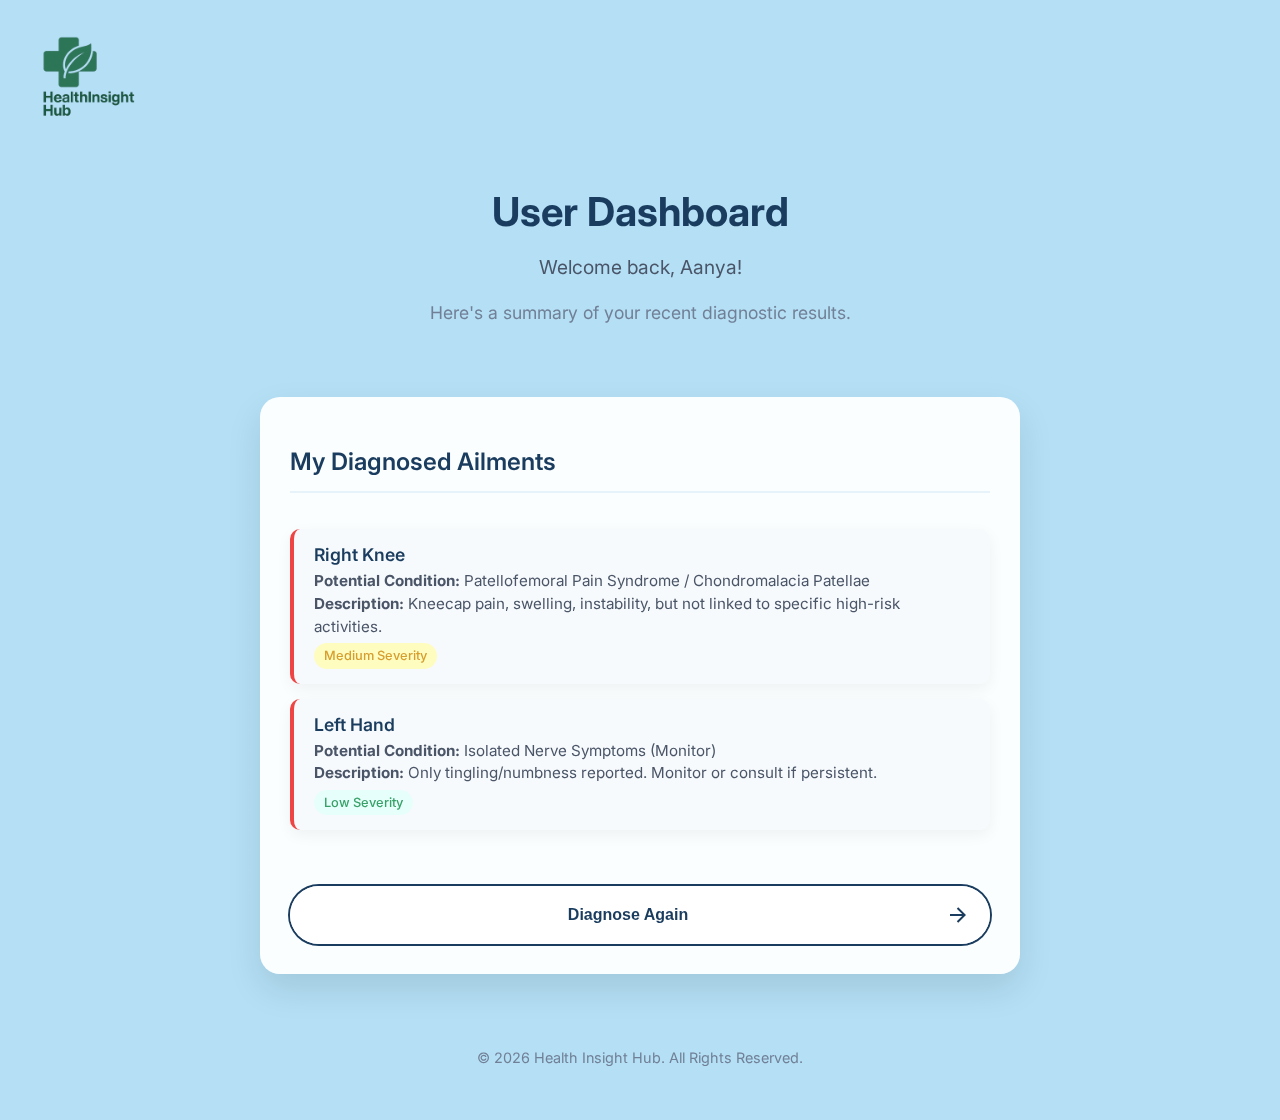
<file: userlogin.html>
<!DOCTYPE html>
<html lang="en">
<head>
  <meta charset="UTF-8">
  <meta name="viewport" content="width=device-width, initial-scale=1.0">
  <title>User Dashboard - Health Insight Hub</title>
  <link rel="icon" type="image/x-icon" href="logos_ico.ico">
  <link href="https://fonts.googleapis.com/css2?family=Inter:wght@400;500;600;700&family=Roboto:wght@400;500;700&family=Segoe+UI&display=swap" rel="stylesheet">
  <style>
    body {
      display: flex;
      flex-direction: column;
      align-items: center;
      margin: 0;
      font-family: 'Inter', 'Roboto', 'Segoe UI', sans-serif;
      background-color: rgb(180, 223, 245);
      color: #2d3748;
      min-height: 100vh;
      padding: 20px;
      padding-top: 160px; 
      position: relative;
      overflow-x: hidden;
    }

    body::before {
      content: '';
      position: fixed;
      top: 0;
      left: 0;
      width: 100%;
      height: 100%;
      background: radial-gradient(circle, rgba(220, 235, 250, 0.2) 1px, transparent 1px);
      background-size: 20px 20px;
      animation: float 20s infinite linear;
      z-index: -1;
      opacity: 0.25;
    }

    @keyframes float {
      0% { transform: translateY(0); }
      100% { transform: translateY(-100px); }
    }

    .logo-link { 
      position: absolute; 
      top: 20px;
      left: 20px;
      z-index: 1000;
    }

    .logo-main { 
      width: 125px;
      height: 125px;
    }

    .header {
      text-align: center;
      margin: 0 0 40px; 
      width: 100%;
    }

    h1 {
      font-size: 2.5rem;
      color: #1a3c5e;
      margin-bottom: 10px;
      font-weight: 700;
    }
    
    .user-greeting {
        font-size: 1.2rem;
        color: #4a5568;
        margin-bottom: 20px;
    }

    .subtitle {
      font-size: 1.1rem;
      color: #718096;
      max-width: 600px;
      margin: 0 auto 30px;
      line-height: 1.6;
    }

    .dashboard-container {
      background-color: rgba(255, 255, 255, 0.95);
      border-radius: 20px;
      padding: 30px;
      box-shadow: 0 15px 35px rgba(0, 0, 0, 0.1);
      width: 100%;
      max-width: 700px;
      text-align: left;
      display: flex; 
      flex-direction: column; 
      
    }

    .dashboard-container h2 {
      color: #1a3c5e;
      border-bottom: 2px solid #e6f3fa;
      padding-bottom: 15px;
      margin-bottom: 20px;
      font-weight: 600;
      width: 100%; 
      text-align: left; 
    }

    .ailments-list {
      list-style: none;
      padding: 0;
      width: 100%; 
    }

    .ailments-list li {
      background-color: #f7fafc;
      border-left: 4px solid #ef4444; 
      border-radius: 10px;
      padding: 15px 20px;
      margin-bottom: 15px;
      box-shadow: 0 5px 15px rgba(0,0,0,0.05);
    }

    .ailments-list .ailment-part {
      font-weight: 600;
      color: #1a3c5e;
      font-size: 1.1rem;
      margin-bottom: 5px;
    }

    .ailments-list .condition-info {
      font-size: 0.95rem;
      color: #4a5568;
      line-height: 1.5;
    }
    .ailments-list .condition-info .severity { 
        display: inline-block;
        padding: 3px 10px;
        border-radius: 15px;
        font-size: 0.8rem;
        margin-top: 5px;
        font-weight: 500;
    }
    .ailments-list .condition-info .low { background-color: #e6fffa; color: #38a169; } 
    .ailments-list .condition-info .medium { background-color: #fefcbf; color: #d69e2e; } 
    .ailments-list .condition-info .high { background-color: #fff5f5; color: #e53e3e; } 


    .no-ailments {
        text-align: center;
        color: #718096; 
        font-size: 1rem;
        padding: 20px;
        background-color: #f0f4f8;
        border-radius: 8px;
        width: 100%;
    }
    
    .footer { 
      text-align: center;
      padding: 20px;
      color: #718096;
      font-size: 0.9rem;
      margin-top: 40px;
      width: 100%;
    }
    .animated-button {
      position: relative;
      display: inline-flex;
      align-items: center;
      gap: 4px;
      padding: 16px 36px;
      border: 4px solid;
      border-color: transparent;
      font-size: 16px;
      background-color: inherit;
      border-radius: 100px;
      font-weight: 600;
      color: #1a3c5e; 
      box-shadow: 0 0 0 2px #1a3c5e; 
      cursor: pointer;
      overflow: hidden;
      transition: all 0.6s cubic-bezier(0.23, 1, 0.32, 1);
      text-decoration: none;
      -webkit-tap-highlight-color: transparent;
      justify-content: center;
      min-width: 100px;
      box-sizing: border-box;
      margin-top: 25px; 
    }

    .animated-button svg {
      position: absolute;
      width: 24px;
      fill: #1a3c5e; 
      z-index: 9;
      transition: all 0.8s cubic-bezier(0.23, 1, 0.32, 1);
    }

    .animated-button .arr-1 {
      right: 16px;
    }

    .animated-button .arr-2 {
      left: -25%;
    }

    .animated-button .circle {
      position: absolute;
      top: 50%;
      left: 50%;
      transform: translate(-50%, -50%);
      width: 20px;
      height: 20px;
      background-color: #4fd1c5; 
      border-radius: 50%;
      opacity: 0;
      transition: all 0.8s cubic-bezier(0.23, 1, 0.32, 1);
    }

    .animated-button .text {
      position: relative;
      z-index: 1;
      transform: translateX(-12px); 
      transition: all 0.8s cubic-bezier(0.23, 1, 0.32, 1);
    }

    .animated-button:hover {
      box-shadow: 0 0 0 4px transparent; 
      color: #ffffff; 
      border-radius: 12px; 
      border-color: #4fd1c5; 
    }

    .animated-button:hover .arr-1 {
      right: -25%;
    }

    .animated-button:hover .arr-2 {
      left: 16px;
    }

    .animated-button:hover .text {
      transform: translateX(12px); 
    }

    .animated-button:hover svg {
      fill: #ffffff; 
    }

    .animated-button:active {
      scale: 0.95;
      box-shadow: 0 0 0 4px #38a169; 
    }

    .animated-button:hover .circle {
      width: 220px; 
      height: 220px;
      opacity: 1;
    }

    @media (max-width: 768px) {
      body {
        padding-top: 140px; 
      }
      .logo-link {
        top: 15px;
        left: 15px;
      }
      .logo-main {
        width: 100px; 
        height: 100px;
      }
      h1 {
        font-size: 2rem;
      }
      .subtitle {
        font-size: 1rem;
      }
      .dashboard-container {
        padding: 20px;
      }
      .animated-button {
        padding: 14px 30px;
        font-size: 15px;
      }
    }
  </style>
</head>
<body>
  <a href="New_final.html" class="logo-link"> 
    <img src="logos.png" alt="Health Insight Hub Logo" class="logo-main">
  </a>

  <div class="header">
    <h1>User Dashboard</h1>
    <p class="user-greeting">Welcome back, Aanya!</p>
    <p class="subtitle">Here's a summary of your recent diagnostic results.</p>
  </div>

  <div class="dashboard-container">
    <h2>My Diagnosed Ailments</h2>
    
    <ul class="ailments-list">
      <li>
        <div class="ailment-part">Right Knee</div>
        <div class="condition-info">
            <strong>Potential Condition:</strong> Patellofemoral Pain Syndrome / Chondromalacia Patellae<br>
            <strong>Description:</strong> Kneecap pain, swelling, instability, but not linked to specific high-risk activities. <br>
            <span class="severity medium">Medium Severity</span>
        </div>
      </li>
      <li>
        <div class="ailment-part">Left Hand</div>
        <div class="condition-info">
            <strong>Potential Condition:</strong> Isolated Nerve Symptoms (Monitor)<br>
            <strong>Description:</strong> Only tingling/numbness reported. Monitor or consult if persistent.<br>
            <span class="severity low">Low Severity</span>
        </div>
      </li>
      </ul>

    <button class="animated-button" onclick="window.location.href='index.html'">
      <svg viewBox="0 0 24 24" class="arr-2" xmlns="http://www.w3.org/2000/svg">
        <path d="M16.1716 10.9999L10.8076 5.63589L12.2218 4.22168L20 11.9999L12.2218 19.778L10.8076 18.3638L16.1716 12.9999H4V10.9999H16.1716Z"></path>
      </svg>
      <span class="text">Diagnose Again</span>
      <span class="circle"></span>
      <svg viewBox="0 0 24 24" class="arr-1" xmlns="http://www.w3.org/2000/svg">
        <path d="M16.1716 10.9999L10.8076 5.63589L12.2218 4.22168L20 11.9999L12.2218 19.778L10.8076 18.3638L16.1716 12.9999H4V10.9999H16.1716Z"></path>
      </svg>
    </button>

  </div>

  <footer class="footer">
    <p>&copy; <span id="current-year"></span> Health Insight Hub. All Rights Reserved.</p>
  </footer>
  <script>
    document.getElementById('current-year').textContent = new Date().getFullYear();
  </script>
</body>
</html>
</file>
<file: login.css>
* {
  box-sizing: border-box;
  margin: 0;
  padding: 0;
}

body {
  font-family: 'Poppins', sans-serif;
  background-color: rgb(180, 223, 245); 
  height: 100vh;
  display: flex;
  justify-content: center;
  align-items: center;
}

.login-container {
  display: flex;
  max-width: 1000px;
  box-shadow: 0 4px 12px rgba(0, 0, 0, 0.1);
  border-radius: 16px;
  overflow: hidden;
  position:relative;
  right:40px;
  height:435px;
  top:30px;
  font-family: 'Poppins', sans-serif;
  
}

#logo{
  position:relative;
  left:360px;
  bottom:244px;
  width:100px;
}

.form-section {
  flex: 1;
  padding: 3rem;
  background: #fff;
}

.form-section h2 {
  font-size: 1.3rem;
  color: #333;
  margin-bottom: 0.5rem;
}

.form-section p {
  color: #888;
  margin-bottom: 1.5rem;
  font-size: 0.8rem;
}

.form-section a {
  text-decoration: none;
  font-size: 0.8rem;
}

.login-form {
  display: flex;
  flex-direction: column;
}

.login-form label {
  font-size: 0.9rem;
  margin-bottom: 0.5rem;
  color: #333;
  font-size: 0.8rem;
}

.login-form input[type="email"],
.login-form input[type="password"] {
  padding: 0.75rem;
  border: 1px solid #ccc;
  border-radius: 8px;
  margin-bottom: 1.5rem;
  font-size: 0.9rem;
}

.password-wrapper {
  display: flex;
  justify-content: space-between;
  align-items: center;
}

.forgot {
  font-size: 0.85rem;
  color: #7c3aed;
}

.remember {
  display: flex;
  align-items: center;
  gap: 0.5rem;
  font-size: 0.9rem;
  margin-bottom: 1.2rem;
}

.login-btn {
  background: linear-gradient(90deg, #7c3aed, #a855f7);
  color: white;
  border: none;
  border-radius: 8px;
  padding: 0.75rem;
  font-size: 1rem;
  cursor: pointer;
}

.login-btn:hover {
  background: linear-gradient(90deg, #6d28d9, #9333ea);
}

.divider {
  text-align: center;
  margin: 1.5rem 0;
  color: #aaa;
  font-size: 0.85rem;
  position: relative;
}

.divider::before,
.divider::after {
  content: '';
  position: absolute;
  height: 1px;
  width: 40%;
  background: #ddd;
  top: 50%;
}

.divider::before {
  left: 0;
}

.divider::after {
  right: 0;
}

.social-login {
  display: flex;
  gap: 1rem;
}

.google-btn,
.facebook-btn {
  flex: 1;
  padding: 0.6rem;
  border: 1px solid #ccc;
  border-radius: 8px;
  font-size: 0.9rem;
  background-color: white;
  cursor: pointer;
  transition: 0.3s;
}

.google-btn:hover {
  background-color: #fef2f2;
  border-color: #f87171;
}

.facebook-btn:hover {
  background-color: #eff6ff;
  border-color: #60a5fa;
}
.image-section {
  flex: 1;
  background: rgb(251, 251, 251);
  display: flex;
  justify-content: center;
  align-items: center;
}
.image-section img {
  width:350px;
  height: auto;
}
</file>
<file: exp1_css.css>
/* --- CSS Variables (for easy theme management) --- */
:root {
    --primary-blue: #2A487C; /* A richer, deeper blue */
    --accent-teal: #36C2CE; /* Vibrant teal for highlights */
    --light-text: #F8F8F8;
    --dark-text: #333;
    --white-bg: #FFFFFF;
    --light-blue-bg: #E0F0FF; /* Lighter background blue for sections */
    --header-bg-light: rgb(180, 223, 245); /* Your existing header color */
    --header-shadow: rgba(0, 0, 0, 0.15);
    --button-bg-light: rgb(59, 104, 151); /* Your existing button color */
    --button-hover-light: rgb(45, 85, 125);
    --section-bg-light: #517e8a; /* For testimonial/FAQ section */

    /* Dark Mode Colors */
    --dark-mode-bg: #1A1A2E; /* Darker, more sophisticated background */
    --dark-mode-header-bg: #111122;
    --dark-mode-text: #EAEAEA;
    --dark-mode-accent: #E94560; /* A contrasting accent for dark mode */
    --dark-mode-button-bg: #333;
    --dark-mode-button-hover: #555;
    --dark-mode-section-bg: #2C2C4A;
}

/* --- Base Styles & Resets --- */
* {
    margin: 0;
    padding: 0;
    box-sizing: border-box;
}

html {
    scroll-behavior: smooth;
}

body {
    font-family: 'Inter', sans-serif; /* Using Inter as a primary font */
    background-color: var(--header-bg-light); /* Start with a base background */
    color: var(--dark-text);
    line-height: 1.6;
    overflow-x: hidden;
    transition: background-color 0.4s ease, color 0.4s ease; /* Smooth transition for dark mode */
}

/* --- Containers & Layout Helpers --- */
.container {
    max-width: 1200px;
    margin: 0 auto;
    padding: 0 20px; /* Consistent horizontal padding */
}

.section-title {
    font-family: 'Montserrat', sans-serif;
    font-size: 2.5em;
    color: var(--dark-text);
    text-align: center;
    margin-bottom: 50px;
    padding-top: 80px; /* Space from previous section */
}

/* --- Header Styling --- */
.main-header {
    display: flex;
    justify-content: space-between;
    align-items: center;
    padding: 15px 5%; /* Adjusted padding */
    background-color: var(--header-bg-light);
    box-shadow: 0 3px 10px var(--header-shadow); /* Stronger shadow */
    position: fixed;
    top: 0;
    left: 0;
    width: 100%;
    z-index: 1000;
}

.logo {
    display: flex;
    align-items: center;
    gap: 10px;
    font-size: 1.4em; /* Slightly smaller logo text */
    font-weight: 700;
    color: var(--dark-text);
}

.logo img {
    width: 100px; /* Adjusted logo width */
    height: auto;
}

.main-nav ul {
    list-style: none;
    display: flex;
    gap: 30px;
}

.main-nav ul li a {
    color: var(--dark-text);
    text-decoration: none;
    font-weight: 500;
    font-size: 1.1em;
    transition: color 0.3s ease, transform 0.2s ease;
    position: relative; /* For underline effect */
}

.main-nav ul li a::after {
    content: '';
    position: absolute;
    left: 0;
    bottom: -5px;
    width: 0;
    height: 2px;
    background-color: var(--accent-teal); /* Underline color */
    transition: width 0.3s ease;
}

.main-nav ul li a:hover::after {
    width: 100%;
}

.main-nav ul li a:hover {
    color: var(--accent-teal);
    transform: translateY(-2px); /* Subtle lift */
}

.nav-actions {
    display: flex;
    align-items: center;
    gap: 20px;
}

/* Dark Mode Toggle Button */
.theme-btn {
    padding: 8px 16px;
    border: 1px solid var(--button-bg-light); /* Add border for light mode */
    border-radius: 25px; /* More rounded */
    background: transparent; /* Transparent background */
    color: var(--button-bg-light); /* Text color from primary button */
    cursor: pointer;
    z-index: 1000;
    transition: all 0.3s ease;
    font-weight: 500;
}

.theme-btn:hover {
    background-color: var(--button-bg-light);
    color: var(--white-bg);
}

/* Login Dropdown */
.dropdown {
    position: relative;
    display: inline-block; /* Essential for dropdown */
    z-index: 1001;
}

.dropbtn {
    padding: 10px 20px; /* More generous padding */
    border: none;
    border-radius: 8px; /* Slightly more rounded */
    background-color: var(--button-bg-light);
    color: var(--white-bg);
    cursor: pointer;
    transition: all 0.3s ease;
    font-weight: 600;
    box-shadow: 0 3px 8px rgba(0,0,0,0.1); /* Subtle shadow */
}

.dropbtn:hover {
    background-color: var(--button-hover-light);
    transform: translateY(-2px); /* Subtle lift */
}

.dropdown-content {
    display: none;
    position: absolute;
    right: 0;
    top: calc(100% + 10px); /* Space below button */
    background-color: var(--white-bg);
    min-width: 140px;
    box-shadow: 0 8px 20px rgba(0,0,0,0.15);
    border-radius: 8px;
    overflow: hidden;
    z-index: 1;
    opacity: 0;
    transform: translateY(10px);
    transition: all 0.3s ease;
    pointer-events: none; /* Prevents interaction when hidden */
}

.dropdown:hover .dropdown-content {
    display: block; /* Control visibility with JavaScript or 'block' */
    opacity: 1;
    transform: translateY(0);
    pointer-events: auto; /* Enable interaction when visible */
}

.dropdown-content a {
    color: var(--dark-text);
    padding: 12px 18px;
    text-decoration: none;
    display: block;
    font-size: 15px;
    transition: background-color 0.2s ease;
}

.dropdown-content a:hover {
    background-color: var(--light-blue-bg);
}

/* --- Hero Section Styling --- */
.hero-section {
    display: flex;
    flex-direction: row; /* Default desktop layout */
    align-items: center;
    justify-content: center; /* Center content horizontally */
    padding: 120px 5% 80px; /* Top padding to clear fixed header */
    min-height: 100vh; /* Full viewport height */
    position: relative;
    overflow: hidden;
    background-image: url('bluee.png'); /* Your current background image */
    background-size: cover;
    background-position: center;
    background-repeat: no-repeat;
}

.hero-illustration {
    flex-shrink: 0; /* Prevents image from shrinking */
    max-width: 50%; /* Control image width on desktop */
    padding-right: 50px; /* Space between image and text */
    display: flex;
    justify-content: center; /* Center image within its container */
    align-items: center;
}

.hero-illustration img {
    max-width: 480px; /* Max size for the illustration */
    height: auto;
    display: block;
    animation: floatEffect 3s ease-in-out infinite alternate; /* Subtle floating */
}

@keyframes floatEffect {
    0% { transform: translateY(0px); }
    100% { transform: translateY(-15px); }
}

.hero-text-content {
    max-width: 600px; /* Control text block width */
    text-align: left;
    color: var(--dark-text);
}

.welcome {
    font-size: 1.2em;
    color: #0d6258; /* A more subtle greenish tone */
    margin-bottom: 10px;
    font-weight: 500;
}

.hero-text-content h1 {
    font-family: 'Montserrat', sans-serif;
    font-size: 3.8em; /* Larger and more impactful */
    line-height: 1.1;
    margin-bottom: 25px;
    color: var(--dark-text); /* Ensure text color is inherited */
    animation: textSlideIn 0.8s cubic-bezier(0.23, 1, 0.32, 1) forwards;
    white-space: nowrap; /* Keep lines together */
}

.hero-text-content h1 .symp {
    color: var(--accent-teal); /* Teal accent for "Health Symptoms" */
    animation: highlightPulse 2.5s ease-in-out infinite;
}

.hero-text-content h1 br {
    display: block; /* Ensure line breaks are visible */
    margin-bottom: 5px; /* Add slight space between lines */
}

.tagline {
    font-size: 1.15em;
    color: rgba(84, 83, 83, 0.9); /* Slightly darker grey for better contrast */
    margin-bottom: 40px;
    line-height: 1.7;
}

/* Start Diagnosis Guide Button */
.diagnosis-dropbtn {
    padding: 18px 35px; /* More padding for a larger button */
    font-weight: 700; /* Bolder text */
    font-size: 1.1em;
    background-color: var(--accent-teal); /* Use accent color */
    color: var(--white-bg);
    border: none;
    border-radius: 10px; /* More rounded corners */
    cursor: pointer;
    transition: background-color 0.3s ease, transform 0.2s ease, box-shadow 0.3s ease;
    box-shadow: 0 8px 20px rgba(54, 194, 206, 0.3); /* Shadow reflecting accent color */
}

.diagnosis-dropbtn:hover {
    background-color: #2CAFB6; /* Slightly darker teal on hover */
    transform: translateY(-3px); /* More pronounced lift */
    box-shadow: 0 12px 25px rgba(54, 194, 206, 0.4);
}

.diagnosis-dropdown-content {
    top: calc(100% + 10px); /* Position dropdown below button */
    left: 0;
    min-width: 250px;
}

/* --- Features Section --- */
#features {
    background-color: var(--light-blue-bg); /* Lighter background for this section */
    padding: 80px 20px;
    text-align: center;
}

.feature-grid {
    display: grid;
    grid-template-columns: repeat(auto-fit, minmax(400px, 1fr)); /* Responsive grid */
    gap: 60px 40px; /* Space between grid items */
    max-width: 1200px;
    margin: 0 auto;
}

.feature-item {
    display: flex;
    flex-direction: row; /* Icon/image beside text */
    align-items: center;
    gap: 30px;
    text-align: left; /* Align text within item */
    padding: 25px;
    background-color: var(--white-bg);
    border-radius: 15px;
    box-shadow: 0 10px 30px rgba(0, 0, 0, 0.08); /* Stronger but softer shadow */
    transition: transform 0.3s ease, box-shadow 0.3s ease;
}

.feature-item:hover {
    transform: translateY(-10px);
    box-shadow: 0 15px 40px rgba(0, 0, 0, 0.15);
}

.feature-item img {
    width: 120px; /* Consistent image size */
    height: 120px;
    object-fit: contain; /* Ensure image fits */
    border-radius: 50%;
    flex-shrink: 0; /* Prevent image from shrinking */
    background-color: rgba(54, 194, 206, 0.1); /* Subtle background for feature icon */
    padding: 15px;
}

.feature-description h3 {
    font-size: 1.6em;
    color: var(--dark-text);
    margin-bottom: 10px;
}

.feature-description p {
    font-size: 1.05em;
    color: rgba(84, 83, 83, 0.85);
}


/* Remove original positioning for images and text */
.pp, .ppp, .pp1, .ppp1, .pppp1, .pp2, .ppp2, .pp3, .ppp3, .pppp3, .inter-img, .guided_img, .bulb, .priv, .why {
    position: static; /* Remove absolute positioning */
    margin: 0; /* Reset margins */
    padding: 0;
}

/* --- FAQ / Testimonial Section --- */
.testimonial-section {
    background-color: var(--section-bg-light); /* Consistent background */
    color: var(--white-bg);
    text-align: center;
    padding: 80px 20px;
}

.testimonial-section .section-title { /* Style title for this section */
    color: var(--white-bg);
    margin-bottom: 40px;
}

.testimonial-container {
    min-height: 200px; /* Adjust height based on content */
    max-width: 900px;
    margin: 0 auto;
    position: relative;
    overflow: hidden; /* Hide overflowing testimonials */
}

.testimonial {
    display: none;
    opacity: 0;
    transition: opacity 0.6s ease-in-out;
    padding: 20px;
}

.testimonial.active {
    display: block;
    opacity: 1;
}

.testimonial h2 {
    font-size: 1.8em;
    margin-bottom: 15px;
}

.testimonial p {
    font-size: 1.15em;
    font-style: italic;
    line-height: 1.7;
    margin: 0 auto;
    max-width: 750px;
}

.dots {
    margin-top: 40px;
    display: flex; /* Use flexbox for dots */
    justify-content: center;
    gap: 12px; /* Space between dots */
}

.dot {
    height: 10px;
    width: 30px; /* Slightly wider dot for emphasis */
    background-color: rgba(255, 255, 255, 0.4);
    border-radius: 5px; /* Rounded rectangle */
    display: inline-block;
    cursor: pointer;
    transition: background-color 0.3s ease, width 0.3s ease;
}

.dot.active {
    background-color: var(--white-bg);
    width: 50px; /* Active dot is wider */
}

/* --- About Section --- */
.about-section {
    padding: 80px 20px;
    background-color: var(--white-bg); /* White background */
    text-align: left; /* Align text */
}

.about-content {
    display: flex;
    flex-direction: row; /* Default layout */
    gap: 50px;
    align-items: center;
}

.about-text {
    flex: 1;
}

.about-text h2 {
    font-family: 'Montserrat', sans-serif;
    font-size: 2.2em;
    color: var(--dark-text);
    margin-bottom: 25px;
}

.about-text p {
    font-size: 1.05em;
    line-height: 1.8;
    color: rgba(51, 51, 51, 0.9);
    margin-bottom: 15px;
}

.about-image {
    flex-shrink: 0;
    width: 400px; /* Placeholder for an image */
    height: 250px;
    background-color: #f0f0f0; /* Placeholder background */
    border-radius: 10px;
    display: flex;
    justify-content: center;
    align-items: center;
    color: #777;
    font-style: italic;
    /* If you add an image: */
    /* background-image: url('your-about-image.png'); */
    /* background-size: cover; */
    /* background-position: center; */
}

/* --- CTA Bottom Section --- */
.cta-bottom-section {
    background-color: var(--light-blue-bg); /* Consistent light blue background */
    padding: 60px 20px;
    text-align: center;
}

.cta-bottom-content h2 {
    font-family: 'Montserrat', sans-serif;
    font-size: 2.2em;
    color: var(--dark-text);
    margin-bottom: 15px;
    position: static; /* Remove inline style position */
}

.cta-bottom-content p {
    font-size: 1.1em;
    color: rgba(51, 51, 51, 0.9);
    margin-bottom: 30px;
    position: static; /* Remove inline style position */
}

.cta-bottom-section .diagnosis-dropdown .diagnosis-dropbtn {
    /* Re-use main diagnosis button styles, override if needed */
    position: static; /* Remove inline style position */
}


/* --- Footer Styling --- */
.site-footer {
    background-color: var(--dark-text); /* Darker footer */
    color: var(--light-text);
    padding: 30px 20px;
    text-align: center;
    font-size: 0.9em;
}

.footer-links a {
    color: var(--light-text);
    text-decoration: none;
    margin: 0 15px;
    transition: color 0.3s ease;
}

.footer-links a:hover {
    color: var(--accent-teal);
}

.footer-copyright {
    margin-top: 15px;
    line-height: 1.5;
    opacity: 0.8;
}

/* --- Utility Classes / Misc --- */
.section-divider {
    border: none;
    height: 1px;
    background-color: rgba(0, 0, 0, 0.1);
    margin: 0; /* Remove default margin */
}

/* --- Popup Modal --- */
.modal {
    display: none;
    position: fixed;
    z-index: 10000;
    left: 0;
    top: 0;
    width: 100%;
    height: 100%;
    overflow: auto;
    background-color: rgba(0, 0, 0, 0.6); /* Slightly darker overlay */
    display: flex; /* Use flexbox to center content */
    align-items: center;
    justify-content: center;
}

.modal-content {
    background-color: var(--white-bg);
    margin: auto; /* Centers the modal vertically and horizontally */
    padding: 30px; /* More padding */
    border: none; /* Remove border */
    border-radius: 12px; /* More rounded */
    box-shadow: 0 10px 40px rgba(0, 0, 0, 0.3); /* Stronger shadow */
    width: 90%; /* Adjust as needed */
    max-width: 900px; /* Max width for larger screens */
    position: relative;
    overflow: hidden; /* Ensure iframe stays within */
}

.close {
    position: absolute;
    right: 15px;
    top: 15px;
    color: #666;
    font-size: 36px; /* Larger close button */
    font-weight: normal; /* Normal weight */
    cursor: pointer;
    transition: color 0.2s ease;
}

.close:hover,
.close:focus {
    color: #333;
}

/* --- Dark Mode Styles --- */
.dark-mode {
    background-color: var(--dark-mode-bg) !important;
    color: var(--dark-mode-text) !important;
    background-image: none !important; /* Remove background image */
}

.dark-mode .main-header {
    background-color: var(--dark-mode-header-bg) !important;
    box-shadow: 0 3px 10px rgba(0, 0, 0, 0.4) !important;
}

.dark-mode .logo,
.dark-mode .logo span {
    color: var(--dark-mode-text) !important;
}

.dark-mode .logo img {
    filter: brightness(0) invert(1) !important; /* Invert logo color for dark mode */
}

.dark-mode .main-nav ul li a {
    color: var(--dark-mode-text) !important;
}

.dark-mode .main-nav ul li a::after {
    background-color: var(--dark-mode-accent) !important;
}

.dark-mode .main-nav ul li a:hover {
    color: var(--dark-mode-accent) !important;
}

.dark-mode .theme-btn {
    background: var(--dark-mode-accent) !important;
    color: var(--dark-mode-bg) !important;
    border-color: var(--dark-mode-accent) !important;
}

.dark-mode .theme-btn:hover {
    background-color: var(--dark-mode-accent) !important; /* Keep same background */
    filter: brightness(1.2); /* Slight brightness increase */
}

.dark-mode .dropbtn {
    background-color: var(--dark-mode-button-bg) !important;
    color: var(--dark-mode-text) !important;
}

.dark-mode .dropbtn:hover {
    background-color: var(--dark-mode-button-hover) !important;
}

.dark-mode .dropdown-content {
    background-color: #2C2C2C !important;
    box-shadow: 0 8px 20px rgba(0, 0, 0, 0.4) !important;
}

.dark-mode .dropdown-content a {
    color: var(--dark-mode-text) !important;
}

.dark-mode .dropdown-content a:hover {
    background-color: #3A3A3A !important;
}

.dark-mode .hero-text-content,
.dark-mode .hero-text-content h1,
.dark-mode .hero-text-content .tagline {
    color: var(--dark-mode-text) !important;
}

.dark-mode .hero-text-content .symp {
    color: var(--dark-mode-accent) !important;
}

.dark-mode .welcome {
    color: #6C7A89 !important; /* A light grey for welcome in dark mode */
}

.dark-mode .diagnosis-dropbtn {
    background-color: var(--dark-mode-accent) !important;
    color: var(--dark-mode-bg) !important;
    box-shadow: 0 8px 20px rgba(233, 69, 96, 0.3) !important;
}

.dark-mode .diagnosis-dropbtn:hover {
    background-color: var(--dark-mode-accent) !important;
    filter: brightness(1.1); /* Slight brightness increase */
    box-shadow: 0 12px 25px rgba(233, 69, 96, 0.4) !important;
}

.dark-mode #features {
    background-color: var(--dark-mode-section-bg) !important;
}

.dark-mode .section-title {
    color: var(--dark-mode-text) !important;
}

.dark-mode .feature-item {
    background-color: #3B3B52 !important; /* Darker card background */
    box-shadow: 0 10px 30px rgba(0, 0, 0, 0.2) !important;
}

.dark-mode .feature-item:hover {
    box-shadow: 0 15px 40px rgba(0, 0, 0, 0.3) !important;
}

.dark-mode .feature-item img {
    background-color: rgba(233, 69, 96, 0.1) !important; /* Accent background for feature icon */
}

.dark-mode .feature-description h3,
.dark-mode .feature-description p {
    color: var(--dark-mode-text) !important;
}

.dark-mode .testimonial-section {
    background-color: var(--dark-mode-header-bg) !important;
    color: var(--dark-mode-text) !important;
}

.dark-mode .testimonial h2,
.dark-mode .testimonial p {
    color: var(--dark-mode-text) !important;
}

.dark-mode .dot {
    background-color: rgba(255, 255, 255, 0.2) !important;
}

.dark-mode .dot.active {
    background-color: var(--dark-mode-text) !important;
}

.dark-mode .about-section {
    background-color: var(--dark-mode-bg) !important;
}

.dark-mode .about-text h2,
.dark-mode .about-text p {
    color: var(--dark-mode-text) !important;
}

.dark-mode .about-image {
    background-color: #444 !important;
    color: #bbb !important;
}

.dark-mode .cta-bottom-section {
    background-color: var(--dark-mode-section-bg) !important;
}

.dark-mode .cta-bottom-content h2,
.dark-mode .cta-bottom-content p {
    color: var(--dark-mode-text) !important;
}

.dark-mode .site-footer {
    background-color: #0A0A1F !important; /* Even darker footer */
    color: var(--dark-mode-text) !important;
}

.dark-mode .footer-links a {
    color: var(--dark-mode-text) !important;
}

.dark-mode .footer-links a:hover {
    color: var(--dark-mode-accent) !important;
}

.dark-mode .section-divider {
    background-color: rgba(255, 255, 255, 0.1) !important;
}

.dark-mode .modal-content {
    background-color: #2C2C2C !important;
    box-shadow: 0 10px 40px rgba(0, 0, 0, 0.5) !important;
}

.dark-mode .close {
    color: #EAEAEA !important;
}

/* --- Animations --- */
@keyframes textSlideIn {
    0% { opacity: 0; transform: translateY(30px); }
    100% { opacity: 1; transform: translateY(0); }
}

/* Ensure individual lines have proper delays based on new HTML structure */
.hero-text-content h1 {
    animation-delay: 0.7s;
}
.hero-text-content .tagline {
    animation-delay: 1.5s;
}
.hero-text-content .diagnosis-dropdown {
    animation-delay: 2s;
}

@keyframes highlightPulse {
    0%, 100% {
        color: var(--accent-teal);
        text-shadow: 0 0 10px rgba(54, 194, 206, 0.3);
    }
    50% {
        color: #94d2bd; /* Lighter shade of teal/green */
        text-shadow: 0 0 15px rgba(148, 210, 189, 0.5);
    }
}

/* Dark mode specific highlight pulse */
.dark-mode .hero-text-content .symp {
    animation: darkHighlightPulse 2.5s ease-in-out infinite;
}

@keyframes darkHighlightPulse {
    0%, 100% {
        color: var(--dark-mode-accent);
        text-shadow: 0 0 10px rgba(233, 69, 96, 0.3);
    }
    50% {
        color: #F7809F; /* Lighter shade of dark mode accent */
        text-shadow: 0 0 15px rgba(247, 128, 159, 0.5);
    }
}

/* --- Responsive Adjustments --- */
@media (max-width: 1024px) {
    .hero-section {
        flex-direction: column; /* Stack on smaller desktops */
        padding-top: 100px;
        text-align: center;
    }

    .hero-illustration {
        padding-right: 0;
        margin-bottom: 40px;
        max-width: 80%; /* Allow image to be larger on smaller screens */
    }

    .hero-text-content {
        max-width: 90%;
    }

    .hero-text-content h1 {
        font-size: 3em;
    }

    .feature-grid {
        grid-template-columns: repeat(auto-fit, minmax(300px, 1fr)); /* Adjust for smaller screens */
        gap: 40px 20px;
    }

    .feature-item {
        flex-direction: column; /* Stack icon and text within feature cards */
        text-align: center;
        gap: 15px;
    }

    .feature-item img {
        margin-bottom: 10px;
    }

    .about-content {
        flex-direction: column;
        gap: 30px;
        text-align: center;
    }

    .about-image {
        width: 100%;
        max-width: 400px; /* Constrain image size */
        height: 200px; /* Adjust height */
    }
}

@media (max-width: 768px) {
    .main-header {
        flex-direction: column;
        align-items: flex-start; /* Align items to the start */
        padding: 15px 20px;
    }

    .logo {
        margin-bottom: 15px;
    }

    .main-nav {
        width: 100%; /* Full width for navigation */
        margin-bottom: 15px;
    }

    .main-nav ul {
        justify-content: space-around; /* Distribute links */
        gap: 15px;
        flex-wrap: wrap; /* Allow wrapping */
    }

    .nav-actions {
        width: 100%;
        justify-content: space-around; /* Distribute buttons */
    }

    .theme-btn, .dropdown {
        position: static; /* Remove fixed positioning */
        transform: none;
    }

    .dropdown-content {
        left: 50%; /* Center dropdown content */
        transform: translateX(-50%);
        right: auto;
    }

    .hero-section {
        padding: 100px 20px 60px;
    }

    .hero-text-content h1 {
        font-size: 2.8em;
    }

    .tagline {
        font-size: 1em;
    }

    .diagnosis-dropbtn {
        padding: 15px 30px;
        font-size: 1em;
    }

    .section-title {
        font-size: 2em;
        padding-top: 60px;
    }

    .testimonial h2 {
        font-size: 1.5em;
    }

    .testimonial p {
        font-size: 1em;
    }

    .site-footer .footer-links {
        display: flex;
        flex-direction: column;
        gap: 10px;
        margin-bottom: 15px;
    }

    .site-footer .footer-links a {
        margin: 0; /* Remove horizontal margin */
    }
}

@media (max-width: 480px) {
    .hero-text-content h1 {
        font-size: 2.2em;
    }

    .hero-illustration img {
        max-width: 90%;
    }

    .feature-grid {
        grid-template-columns: 1fr; /* Single column on very small screens */
    }

    .modal-content {
        padding: 20px;
    }

    .close {
        font-size: 30px;
    }
}
</file>
<file: styles.css>
body {
  display: flex;
  flex-direction: column;
  align-items: center;
  margin: 0;
  font-family: 'Inter', 'Roboto', 'Segoe UI', sans-serif;
  background-color: rgb(180, 223, 245);
  color: #2d3748;
  min-height: 100vh;
  padding: 20px;
  position: relative;
  overflow-x: hidden;
}


@keyframes float {
  0% { transform: translateY(0); }
  100% { transform: translateY(-100px); }
}

.header {
  text-align: center;
  margin: 20px 0 40px;
  animation: fadeIn 1s ease forwards;
  position: relative;
  width: 100%;
}

.logo-link {
  position: absolute;
  top: 5px;
  left: 20px;
  z-index: 100;
}

.logo-main {
  width: 125px;
  height: 125px;
  background-color: transparent;
}

h1 {
  font-size: 3rem;
  color: #1a3c5e;
  margin-bottom: 10px;
  font-weight: 700;
  letter-spacing: 0.5px;
  padding-top: 20px;
}

.subtitle {
  font-size: 1.2rem;
  color: #718096;
  max-width: 600px;
  margin: 0 auto;
  line-height: 1.6;
}

.view-selector {
  display: flex;
  justify-content: center;
  margin-bottom: 30px;
  gap: 20px;
  animation: fadeIn 1s ease 0.2s forwards;
}

.main-container {
  display: flex;
  justify-content: center;
  align-items: flex-start;
  width: 100%;
  max-width: 850px;
  gap: 30px;
  margin-bottom: 30px;
}

.body-container-wrapper {
}

.body-container {
  position: relative;
  width: fit-content;
  transition: opacity 0.6s ease, transform 0.6s ease;
}

#front-view {
  width: 100%;
  height: 100%;
  position: relative;
}

#back-view {
  display: none;
  width: 100%;
  height: 100%;
}

.body-img {
  width: 300px;
  filter: drop-shadow(0 8px 20px rgba(0, 0, 0, 0.15));
}

.hotspot {
  position: absolute;
  cursor: pointer;
  transition: transform 0.3s ease, filter 0.3s ease, opacity 0.3s ease;
  filter: drop-shadow(0 3px 8px rgba(0, 0, 0, 0.2));
  z-index: 2;
  opacity: 1;
}

.hotspot:hover {
  transform: scale(1.15);
  filter: brightness(1.2) drop-shadow(0 5px 10px rgba(0, 0, 0, 0.25));
}

.hotspot.pulse {
  animation: gentlePulse 2s infinite ease-in-out;
}

@keyframes gentlePulse {
  0% { transform: scale(1); filter: brightness(1); }
  50% { transform: scale(1.08); filter: brightness(1.1); }
  100% { transform: scale(1); filter: brightness(1); }
}

.info-panel {
  flex: 1;
  max-width: 400px;
  min-width: 300px;
  background-color: rgba(255, 255, 255, 0.95);
  border-radius: 20px;
  padding: 30px;
  box-shadow: 0 15px 35px rgba(0, 0, 0, 0.1);
  opacity: 1;
  transform: translateY(0);
  transition: opacity 0.6s ease, transform 0.6s ease;
  height: 450px;
  overflow-y: auto;
  scrollbar-width: thin;
  scrollbar-color: #b2ebf2 #e0f7fa;
  display: flex;
  flex-direction: column;
  align-items: center;
}

.info-panel::-webkit-scrollbar {
  width: 8px;
}

.info-panel::-webkit-scrollbar-track {
  background: #e0f7fa;
  border-radius: 10px;
}

.info-panel::-webkit-scrollbar-thumb {
  background: #b2ebf2;
  border-radius: 10px;
}

.info-panel:not(.active) .diagnostic-flow,
.info-panel:not(.active) .results-container {
  display: none;
}
.info-panel.active .info-text {
  display: none;
}

.info-panel h2 {
  color: #1a3c5e;
  margin-top: 0;
  border-bottom: 2px solid #e6f3fa;
  padding-bottom: 15px;
  margin-bottom: 20px;
  font-weight: 600;
  text-align: center;
  width: 100%;
}

.info-text {
  line-height: 1.7;
  margin-bottom: 25px;
  color: #4a5568;
  text-align: left;
  display: flex;
  align-items: flex-start;
}

.info-text i.fas {
  margin-right: 10px;
  color: #4fd1c5;
  width: 20px;
  text-align: center;
  margin-top: 0.1em;
  flex-shrink: 0;
}

.diagnostic-flow {
  display: none;
  width: 100%;
  transition: opacity 0.3s ease;
}

.diagnostic-flow.active {
  display: block;
  opacity: 1;
}

.question-container {
  margin: 20px 0;
  text-align: center;
  width: 100%;
  padding: 0 15px;
  box-sizing: border-box;
}

.question {
  font-weight: 600;
  margin-bottom: 15px;
  color: #2d3748;
}

.options {
  display: flex;
  justify-content: center;
  gap: 10px;
  margin-bottom: 20px;
  flex-wrap: wrap;
}

.restart-btn {
  background-color: #718096;
  color: white;
  border: none;
  padding: 10px 20px;
  border-radius: 50px;
  cursor: pointer;
  font-size: 0.9rem;
  margin-top: 15px;
  transition: all 0.3s ease;
  display: inline-flex;
  align-items: center;
  gap: 5px;
  box-shadow: 0 4px 10px rgba(0, 0, 0, 0.1);
}

.restart-btn:hover {
  background-color: #5a677a;
  transform: translateY(-3px);
  box-shadow: 0 6px 15px rgba(0, 0, 0, 0.15);
}

.results-container {
  display: none;
  flex-direction: column;
  gap: 20px;
  opacity: 0;
  transition: opacity 0.5s ease;
  width: 100%;
  padding: 0 15px;
  box-sizing: border-box;
  align-items: center;
}

.results-container.active {
  display: flex;
  opacity: 1;
}

.diagnosis-card {
  background-color: #f7fafc;
  border-left: 4px solid #4fd1c5;
  border-radius: 10px;
  padding: 20px;
  transition: transform 0.5s ease, opacity 0.5s ease;
  opacity: 0;
  transform: translateX(20px);
  width: 100%;
  max-width: 340px;
  box-sizing: border-box;
  text-align: left;
}

.diagnosis-card.active {
  opacity: 1;
  transform: translateX(0);
}

.diagnosis-card:hover {
  transform: translateX(5px);
  background-color: #edf2f7;
}

.diagnosis-name {
  font-weight: 600;
  color: #1a3c5e;
  margin-bottom: 5px;
  font-size: 1.1rem;
}

.diagnosis-desc {
  font-size: 0.9rem;
  color: #718096;
  line-height: 1.5;
}

.severity {
  display: inline-block;
  padding: 4px 12px;
  border-radius: 20px;
  font-size: 0.8rem;
  margin-top: 10px;
  font-weight: 500;
}

.low {
  background-color: #e6fffa;
  color: #38a169;
}

.medium {
  background-color: #fefcbf;
  color: #d69e2e;
}

.high {
  background-color: #fff5f5;
  color: #e53e3e;
}
.critical {
  background-color: #E53E3E;
  color: white;
  border: 1px solid #C53030;
}
.diagnosis-card.critical-alert {
  border-left-color: #E53E3E;
  background-color: #FFF5F5;
}

.wiki-link {
  display: inline-block;
  margin-top: 10px;
  color: #4fd1c5;
  text-decoration: none;
  font-size: 0.9rem;
  transition: color 0.3s ease;
  font-weight: 500;
}

.wiki-link:hover {
  color: #38b2ac;
  text-decoration: underline;
}

.footer {
  text-align: center;
  padding: 20px;
  color: #718096;
  font-size: 0.9rem;
  margin-top: 20px;
  width: 100%;
}

.footer p {
  margin: 5px 0;
}


.shoulder-left { top: 61px; right: 99px; width: 45px; }
.shoulder-right { top: 61px; left: 92.5px; width: 44px; }
.hand-left { top: 146px; right: 76px; width: 35px; }
.hand-right { top: 146px; left: 69px; width: 35px; }
.hip { top: 140px; left: 109px; width: 74px; }
.knee { top: 218px; left: 108px; width: 79px; }
.foot-left { bottom: 32.5px; right: 119px; width: 30.9px; }
.foot-right { bottom: 32.5px; left: 112px; width: 30.9px; }

@keyframes fadeIn {
  from { opacity: 0; transform: translateY(20px); }
  to { opacity: 1; transform: translateY(0); }
}

.back-selection {
  display: flex;
  flex-direction: column;
  gap: 20px;
  align-items: center;
  width: 100%;
  padding-top: 20px;
}

.back-btn-animated {
  width: 200px;
}

.interaction-disabled {
  opacity: 0.5 !important;
  cursor: default !important;
}

.interaction-disabled.pulse {
  animation: none !important;
}

.feedback-message {
  position: fixed;
  bottom: 20px;
  left: 50%;
  transform: translateX(-50%);
  background-color: #2d3748;
  color: white;
  padding: 12px 25px;
  border-radius: 25px;
  box-shadow: 0 4px 15px rgba(0, 0, 0, 0.2);
  z-index: 1000;
  opacity: 0;
  visibility: hidden;
  transition: opacity 0.3s ease, visibility 0s linear 0.3s;
  font-size: 0.95rem;
  font-weight: 500;
}

.feedback-message.visible {
  opacity: 1;
  visibility: visible;
  transition: opacity 0.3s ease, visibility 0s linear 0s;
}

.interaction-disabled-button.animated-button {
  opacity: 0.6;
  cursor: not-allowed !important;
  color: #aaa !important;
  box-shadow: 0 0 0 2px #ccc !important;
  border-color: transparent !important;
}
.interaction-disabled-button.animated-button svg {
  fill: #aaa !important;
}
.interaction-disabled-button.animated-button:hover {
  color: #aaa !important;
  box-shadow: 0 0 0 2px #ccc !important;
  border-radius: 100px;
}
.interaction-disabled-button.animated-button:hover .text {
  transform: translateX(-12px);
}
.interaction-disabled-button.animated-button:hover .arr-1 {
  right: 16px;
}
.interaction-disabled-button.animated-button:hover .arr-2 {
  left: -25%;
}
.interaction-disabled-button.animated-button:hover .circle {
  opacity: 0;
  width: 20px;
  height: 20px;
}

.progress-bar-custom-container {
  width: 100%;
  padding: 0 15px;
  box-sizing: border-box;
  margin-bottom: 15px;
  animation: fadeInProgressBar 0.5s ease forwards;
}

@keyframes fadeInProgressBar {
  from { opacity: 0; transform: translateY(-10px); }
  to { opacity: 1; transform: translateY(0); }
}

.progress-bar-text-custom {
  font-size: 0.9rem;
  color: #718096;
  margin-bottom: 8px;
  text-align: center;
  font-weight: 500;
}

.progress-bar-fill-wrapper-custom {
  background-color: #e2e8f0;
  border-radius: 10px;
  height: 12px;
  overflow: hidden;
  box-shadow: inset 0 1px 3px rgba(0,0,0,0.1);
}

.progress-bar-fill-custom {
  background-color: #4fd1c5;
  height: 100%;
  width: 0%;
  border-radius: 10px;
  transition: width 0.6s cubic-bezier(0.65, 0, 0.35, 1);
  display: flex;
  align-items: center;
  justify-content: center;
  color: white;
  font-size: 0.75rem;
}

.custom-alert-overlay {
  position: fixed;
  top: 0;
  left: 0;
  width: 100%;
  height: 100%;
  background-color: rgba(0, 0, 0, 0.5);
  display: flex;
  justify-content: center;
  align-items: center;
  z-index: 2000;
  opacity: 0;
  visibility: hidden;
  transition: opacity 0.3s ease, visibility 0s linear 0.3s;
}

.custom-alert-overlay.visible {
  opacity: 1;
  visibility: visible;
  transition: opacity 0.3s ease, visibility 0s linear 0s;
}

.notifications-container {
  width: 320px;
  height: auto;
  font-size: 0.875rem;
  line-height: 1.25rem;
  display: flex;
  flex-direction: column;
  gap: 1rem;
  background-color: white;
  padding: 1rem;
  border-radius: 0.375rem;
  box-shadow: 0 10px 25px rgba(0,0,0,0.1), 0 5px 10px rgba(0,0,0,0.05);
  transform: scale(0.95);
  transition: transform 0.3s ease;
}

.custom-alert-overlay.visible .notifications-container {
  transform: scale(1);
}

.flex {
  display: flex;
}

.flex-shrink-0 {
  flex-shrink: 0;
}

.succes-svg {
  color: rgb(74 222 128);
  width: 1.25rem;
  height: 1.25rem;
}

.success-prompt-wrap {
  margin-left: 0.75rem;
  text-align: left;
}

.success-prompt-heading {
  font-weight: bold;
  color: rgb(22 101 52);
}

.success-prompt-prompt {
  margin-top: 0.5rem;
  color: rgb(21 128 61);
}

.success-button-container {
  display: flex;
  justify-content: flex-end;
  margin-top: 0.875rem;
  margin-bottom: -0.375rem;
}

.success-button-secondary {
  padding-top: 0.375rem;
  padding-bottom: 0.375rem;
  padding-left: 0.75rem;
  padding-right: 0.75rem;
  background-color: #ECFDF5;
  color: #065F46;
  font-size: 0.875rem;
  line-height: 1.25rem;
  font-weight: 500;
  border-radius: 0.375rem;
  border: 1px solid #A7F3D0;
  cursor: pointer;
  transition: background-color 0.2s ease, border-color 0.2s ease;
}

.success-button-secondary:hover {
  background-color: #D1FAE5;
  border-color: #6EE7B7;
}

.animated-button {
  position: relative;
  display: inline-flex;
  align-items: center;
  gap: 4px;
  padding: 16px 36px;
  border: 4px solid;
  border-color: transparent;
  font-size: 16px;
  background-color: inherit;
  border-radius: 100px;
  font-weight: 600;
  color: #1a3c5e;
  box-shadow: 0 0 0 2px #1a3c5e;
  cursor: pointer;
  overflow: hidden;
  transition: all 0.6s cubic-bezier(0.23, 1, 0.32, 1);
  text-decoration: none;
  -webkit-tap-highlight-color: transparent;
  justify-content: center;
  min-width: 100px;
  box-sizing: border-box;
}

.animated-button svg {
  position: absolute;
  width: 24px;
  fill: #1a3c5e;
  z-index: 9;
  transition: all 0.8s cubic-bezier(0.23, 1, 0.32, 1);
}

.animated-button .arr-1 {
  right: 16px;
}

.animated-button .arr-2 {
  left: -25%;
}

.animated-button .circle {
  position: absolute;
  top: 50%;
  left: 50%;
  transform: translate(-50%, -50%);
  width: 20px;
  height: 20px;
  background-color: #4fd1c5;
  border-radius: 50%;
  opacity: 0;
  transition: all 0.8s cubic-bezier(0.23, 1, 0.32, 1);
}

.animated-button .text {
  position: relative;
  z-index: 1;
  transform: translateX(-12px);
  transition: all 0.8s cubic-bezier(0.23, 1, 0.32, 1);
}

.animated-button:hover {
  box-shadow: 0 0 0 4px transparent;
  color: #ffffff;
  border-radius: 12px;
  border-color: #4fd1c5;
}

.animated-button:hover .arr-1 {
  right: -25%;
}

.animated-button:hover .arr-2 {
  left: 16px;
}

.animated-button:hover .text {
  transform: translateX(12px);
}

.animated-button:hover svg {
  fill: #ffffff;
}

.animated-button:active {
  scale: 0.95;
  box-shadow: 0 0 0 4px #38a169;
}

.animated-button:hover .circle {
  width: 220px;
  height: 220px;
  opacity: 1;
}

.animated-button.option {
  padding: 10px 24px;
  font-size: 10px;
  min-width: 80px;
}
.animated-button.option .text {
  transform: translateX(-18px);
}
.animated-button.option:hover .text {
  transform: translateX(18px);
}

.animated-button.active {
  color: #2c7a7b;
  box-shadow: 0 0 0 2px #2c7a7b;
  background-color: rgba(44, 122, 123, 0.1);
}
.animated-button.active svg {
  fill: #2c7a7b;
}
.animated-button.active:hover {
  color: #ffffff;
  box-shadow: 0 0 0 4px transparent;
  border-color: #2c7a7b;
}
.animated-button.active:hover .circle {
  background-color: #2c7a7b;
}

.animated-button.selected {
  color: #ffffff;
  box-shadow: 0 0 0 2px #4fd1c5;
  background-color: #4fd1c5;
  border-color: #4fd1c5;
  border-radius: 12px;
}
.animated-button.selected .text {
  transform: translateX(-18px);
}
.animated-button.selected svg {
  fill: #ffffff;
}
.animated-button.selected:hover {
  color: #ffffff;
  background-color: #38b2ac;
  box-shadow: 0 0 0 2px #38b2ac;
  border-color: #38b2ac;
}
.animated-button.selected:hover .text {
  transform: translateX(0);
}
.animated-button.selected:hover .arr-1 {
  right: 16px;
}
.animated-button.selected:hover .arr-2 {
  left: -25%;
}
.animated-button.selected:hover .circle {
  opacity: 0;
}

.animated-button.disabled {
  color: #999999 !important;
  box-shadow: 0 0 0 2px #cccccc !important;
  cursor: not-allowed !important;
  background-color: #f0f0f0 !important;
  border-color: transparent !important;
}
.animated-button.disabled svg {
  fill: #999999 !important;
}
.animated-button.disabled .text {
  transform: translateX(-12px) !important;
}
.animated-button.disabled:hover {
  color: #999999 !important;
  box-shadow: 0 0 0 2px #cccccc !important;
  border-radius: 100px !important;
  background-color: #f0f0f0 !important;
  border-color: transparent !important;
}
.animated-button.disabled:hover .text {
  transform: translateX(-12px) !important;
}
.animated-button.disabled:hover .arr-1 {
  right: 16px !important;
}
.animated-button.disabled:hover .arr-2 {
  left: -25% !important;
}
.animated-button.disabled:hover .circle {
  opacity: 0 !important;
}
.animated-button.disabled:active {
  scale: 1 !important;
  box-shadow: 0 0 0 2px #cccccc !important;
}

.action-button-margin {
  margin-top: 20px;
}
</file>
<file: stylesM.css>
body {
    display: flex;
    flex-direction: column;
    align-items: center;
    margin: 0;
    font-family: 'Inter', 'Roboto', 'Segoe UI', sans-serif;
    background-color: rgb(180, 223, 245);
    color: #2d3748;
    min-height: 100vh;
    padding: 20px;
    position: relative;
    overflow-x: hidden;
}
@keyframes float {
    0% { transform: translateY(0); }
    100% { transform: translateY(-100px); }
}
.header {
    text-align: center;
    margin: 20px 0 40px;
    animation: fadeIn 1s ease forwards;
}
h1 {
    font-size: 2.5rem;
    color: #1a3c5e;
    margin-bottom: 10px;
    font-weight: 600;
    letter-spacing: 0.5px;
}
.subtitle {
    font-size: 1.2rem;
    color: #718096;
    max-width: 600px;
    margin: 0 auto;
    line-height: 1.6;
}
.view-selector {
    display: flex;
    justify-content: center;
    margin-bottom: 30px;
    gap: 20px;
    animation: fadeIn 1s ease 0.2s forwards;
}
.main-container {
    display: flex;
    justify-content: center;
    align-items: flex-start;
    width: 100%;
    max-width: 850px;
    gap: 30px;
    margin-bottom: 30px;
}
.body-container {
    position: relative;
    width: fit-content;
    transition: opacity 0.6s ease, transform 0.6s ease;
}
#front-view {
     width: 100%;
     height: 100%;
     position: relative;
}
#back-view {
    display: none;
    width: 100%;
    height: 100%;
}
.body-img {
    width: 300px;
    filter: drop-shadow(0 8px 20px rgba(0, 0, 0, 0.15));
}
.hotspot {
    position: absolute;
    cursor: pointer;
    transition: transform 0.3s ease, filter 0.3s ease, opacity 0.3s ease;
    filter: drop-shadow(0 3px 8px rgba(0, 0, 0, 0.2));
    z-index: 2;
    opacity: 1;
}
.hotspot:hover {
    transform: scale(1.15);
    filter: brightness(1.2) drop-shadow(0 5px 10px rgba(0, 0, 0, 0.25));
}
.hotspot.pulse {
    animation: gentlePulse 2s infinite ease-in-out;
}
@keyframes gentlePulse {
    0% { transform: scale(1); filter: brightness(1); }
    50% { transform: scale(1.08); filter: brightness(1.1); }
    100% { transform: scale(1); filter: brightness(1); }
}
.info-panel {
  flex: 1;
  max-width: 400px;
  min-width: 300px;
  background-color: rgba(255, 255, 255, 0.95);
  border-radius: 20px;
  padding: 30px;
  box-shadow: 0 12px 40px rgba(0, 0, 0, 0.08);
  opacity: 1;
  transform: translateY(0);
  transition: opacity 0.6s ease, transform 0.6s ease;
  height: 450px;
  overflow-y: auto;
  scrollbar-width: thin;
  scrollbar-color: #b2ebf2 #e0f7fa;
  display: flex;
  flex-direction: column;
  align-items: center;
}
.info-panel::-webkit-scrollbar {
    width: 8px;
}
.info-panel::-webkit-scrollbar-track {
    background: #e0f7fa;
    border-radius: 10px;
}
.info-panel::-webkit-scrollbar-thumb {
    background: #b2ebf2;
    border-radius: 10px;
}
.info-panel:not(.active) .diagnostic-flow,
.info-panel:not(.active) .results-container {
    display: none;
}
.info-panel.active .info-text {
    display: none;
}
.info-panel h2 {
    color: #1a3c5e;
    margin-top: 0;
    border-bottom: 2px solid #e6f3fa;
    padding-bottom: 15px;
    margin-bottom: 20px;
    font-weight: 600;
    text-align: center;
    width: 100%;
}
.info-text {
    line-height: 1.7;
    margin-bottom: 25px;
    color: #4a5568;
    text-align: center;
}
.diagnostic-flow {
    display: none;
    width: 100%;
    transition: opacity 0.3s ease;
}
.diagnostic-flow.active {
    display: block;
    opacity: 1;
}
.question-container {
    margin: 20px 0;
    text-align: center;
    width: 100%;
    padding: 0 15px;
    box-sizing: border-box;
}
.progress-bar-container {
    width: 100%;
    background-color: #e0e0e0; 
    border-radius: 10px; 
    margin-bottom: 15px; 
    overflow: hidden; 
    height: 12px; 
    box-shadow: inset 0 1px 3px rgba(0,0,0,0.1); 
}
.progress-bar-indicator {
    height: 100%;
    background-color: #4fd1c5; 
    width: 0%; 
    border-radius: 10px; 
    transition: width 0.5s ease-in-out; 
    display: flex;
    align-items: center;
    justify-content: center;
    font-size: 0.7rem;
    color: white;
    font-weight: 500;
}
.progress-indicator {
    font-size: 0.9rem;
    color: #718096;
    margin-bottom: 10px;
    font-weight: 500;
}
.question {
    font-weight: 600;
    margin-bottom: 15px;
    color: #2d3748;
}
.options {
    display: flex;
    justify-content: center;
    gap: 10px; 
    margin-bottom: 20px;
    flex-wrap: wrap;
}
.restart-btn { 
    background-color: #718096;
    color: white;
    border: none;
    padding: 10px 20px;
    border-radius: 50px;
    cursor: pointer;
    font-size: 0.9rem;
    margin-top: 15px;
    transition: all 0.3s ease;
    display: inline-flex;
    align-items: center;
    gap: 5px;
    box-shadow: 0 4px 10px rgba(0, 0, 0, 0.1);
}
.restart-btn:hover {
    background-color: #5a677a;
    transform: translateY(-3px);
    box-shadow: 0 6px 15px rgba(0, 0, 0, 0.15);
}
.results-container {
    display: none;
    flex-direction: column;
    gap: 20px;
    opacity: 0;
    transition: opacity 0.5s ease;
    width: 100%;
    padding: 0 15px;
    box-sizing: border-box;
    align-items: center;
}
.results-container.active {
    display: flex;
    opacity: 1;
}
.diagnosis-card {
    background-color: #f7fafc;
    border-left: 4px solid #4fd1c5;
    border-radius: 10px;
    padding: 20px;
    transition: transform 0.5s ease, opacity 0.5s ease;
    opacity: 0;
    transform: translateX(20px);
    width: 100%;
    max-width: 340px;
    box-sizing: border-box;
    text-align: left;
}
.diagnosis-card.active {
    opacity: 1;
    transform: translateX(0);
}
.diagnosis-card:hover {
    transform: translateX(5px);
    background-color: #edf2f7;
}
.diagnosis-name {
    font-weight: 600;
    color: #1a3c5e;
    margin-bottom: 5px;
    font-size: 1.1rem;
}
.diagnosis-desc {
    font-size: 0.9rem;
    color: #718096;
    line-height: 1.5;
}
.severity {
    display: inline-block;
    padding: 4px 12px;
    border-radius: 20px;
    font-size: 0.8rem;
    margin-top: 10px;
    font-weight: 500;
}
.low {
    background-color: #e6fffa;
    color: #38a169;
}
.medium {
    background-color: #fefcbf;
    color: #d69e2e;
}
.high {
    background-color: #fff5f5;
    color: #e53e3e;
}
.critical {
  background-color: #E53E3E;
  color: white;
  border: 1px solid #C53030;
}
.diagnosis-card.critical-alert {
  border-left-color: #E53E3E;
  background-color: #FFF5F5;
}
.wiki-link {
    display: inline-block;
    margin-top: 10px;
    color: #4fd1c5;
    text-decoration: none;
    font-size: 0.9rem;
    transition: color 0.3s ease;
    font-weight: 500;
}
.wiki-link:hover {
    color: #38b2ac;
    text-decoration: underline;
}
.footer {
    text-align: center;
    padding: 20px;
    color: #718096;
    font-size: 0.9rem;
    margin-top: 20px;
    width: 100%;
}
.footer p {
    margin: 5px 0;
}

.shoulder-left { top: 72px; right: 263px; width: 45px; }
.shoulder-right { top: 72.7px; left: 85px; width: 44px; }
.hand-left { top: 161px; right: 243px; width: 35px; }
.hand-right { top: 161px; left: 62.8px; width: 35px; }
.hip { top: 141.3px; left: 106.64px; width: 67px; }
.knee { top: 225.5px; left: 100px; width: 80px; }
.foot-left { bottom: 20.5px; right: 281px; width: 31px; }
.foot-right { bottom: 20.5px; left: 103.3px; width: 31px; }
@keyframes fadeIn {
    from { opacity: 0; transform: translateY(20px); }
    to { opacity: 1; transform: translateY(0); }
}
.back-selection {
    display: flex;
    flex-direction: column;
    gap: 20px;
    align-items: center;
    width: 100%;
    padding-top: 20px; 
}
.back-btn-animated { 
  width: 200px; 
}
.hotspot.interaction-disabled,
.animated-button.interaction-disabled { 
  opacity: 0.5 !important;
  cursor: default !important;
  
}
.hotspot.interaction-disabled.pulse,
.animated-button.interaction-disabled.pulse { 
  animation: none !important;
}
.logo-link {
    position: absolute;
    top: 20px;
    left: 20px;
    z-index: 1000;
}
.logo-img {
    width: 125px;
    height: 125px;
    background-color: transparent;
}
.tooltip-text {
    visibility: hidden;
    background-color: #2d3748;
    color: #fff;
    text-align: center;
    border-radius: 6px;
    padding: 8px 12px;
    position: absolute;
    z-index: 1000;
    opacity: 0;
    transition: opacity 0.3s ease, visibility 0.3s ease;
    font-size: 0.85rem;
    white-space: nowrap;
    pointer-events: none;
    box-shadow: 0 2px 8px rgba(0, 0, 0, 0.2);
}
.tooltip-text.visible {
    visibility: visible;
    opacity: 1;
}
.hotspot .tooltip-text {
    transform: translate(10px, -50%);
}
.animated-button {
  position: relative;
  display: inline-flex;
  align-items: center;
  gap: 4px;
  padding: 16px 36px;
  border: 4px solid;
  border-color: transparent;
  font-size: 16px;
  background-color: inherit;
  border-radius: 100px;
  font-weight: 600;
  color: #1a3c5e; 
  box-shadow: 0 0 0 2px #1a3c5e; 
  cursor: pointer;
  overflow: hidden;
  transition: all 0.6s cubic-bezier(0.23, 1, 0.32, 1);
  text-decoration: none;
  -webkit-tap-highlight-color: transparent;
  justify-content: center;
  min-width: 100px;
  box-sizing: border-box;
}
.animated-button svg {
  position: absolute;
  width: 24px;
  fill: #1a3c5e; 
  z-index: 9;
  transition: all 0.8s cubic-bezier(0.23, 1, 0.32, 1);
}
.animated-button .arr-1 {
  right: 16px;
}
.animated-button .arr-2 {
  left: -25%;
}
.animated-button .circle {
  position: absolute;
  top: 50%;
  left: 50%;
  transform: translate(-50%, -50%);
  width: 20px;
  height: 20px;
  background-color: #4fd1c5; 
  border-radius: 50%;
  opacity: 0;
  transition: all 0.8s cubic-bezier(0.23, 1, 0.32, 1);
}
.animated-button .text {
  position: relative;
  z-index: 1;
  transform: translateX(-12px); 
  transition: all 0.8s cubic-bezier(0.23, 1, 0.32, 1);
}
.animated-button:hover {
  box-shadow: 0 0 0 4px transparent;
  color: #ffffff;
  border-radius: 12px;
  border-color: #4fd1c5;
}
.animated-button:hover .arr-1 {
  right: -25%;
}
.animated-button:hover .arr-2 {
  left: 16px;
}
.animated-button:hover .text {
  transform: translateX(12px);
}
.animated-button:hover svg {
  fill: #ffffff;
}
.animated-button:active {
  scale: 0.95;
  box-shadow: 0 0 0 4px #38a169;
}
.animated-button:hover .circle {
  width: 220px;
  height: 220px;
  opacity: 1;
}
.animated-button.option {
  padding: 10px 24px;
  font-size: 14px;
  min-width: 80px;
}
.animated-button.option .text {
  transform: translateX(-18px); 
}
.animated-button.option:hover .text {
  transform: translateX(18px); 
}

.animated-button.active {
  color: #2c7a7b;
  box-shadow: 0 0 0 2px #2c7a7b;
  background-color: rgba(44, 122, 123, 0.1);
}
.animated-button.active svg {
  fill: #2c7a7b;
}
.animated-button.active:hover {
  color: #ffffff;
  box-shadow: 0 0 0 4px transparent;
  border-color: #2c7a7b;
}
.animated-button.active:hover .circle {
  background-color: #2c7a7b;
}
.animated-button.selected {
  color: #ffffff;
  box-shadow: 0 0 0 2px #4fd1c5;
  background-color: #4fd1c5;
  border-color: #4fd1c5;
  border-radius: 12px;
}
.animated-button.selected .text {
  transform: translateX(-18px); 
}
.animated-button.selected svg {
  fill: #ffffff;
}
.animated-button.selected:hover {
  color: #ffffff;
  background-color: #38b2ac;
  box-shadow: 0 0 0 2px #38b2ac;
  border-color: #38b2ac;
}
.animated-button.selected:hover .text {
  transform: translateX(0);
}
.animated-button.selected:hover .arr-1 {
  right: 16px;
}
.animated-button.selected:hover .arr-2 {
  left: -25%;
}
.animated-button.selected:hover .circle {
  opacity: 0;
}
.animated-button.disabled,
.animated-button.interaction-disabled-button { 
  color: #999999 !important;
  box-shadow: 0 0 0 2px #cccccc !important;
  cursor: not-allowed !important; 
  background-color: #f0f0f0 !important;
  border-color: transparent !important;
  opacity: 0.6; 
  
}
.animated-button.disabled svg,
.animated-button.interaction-disabled-button svg {
  fill: #999999 !important;
}
.animated-button.disabled .text,
.animated-button.interaction-disabled-button .text {
  transform: translateX(-12px) !important; 
}
.animated-button.disabled:hover,
.animated-button.interaction-disabled-button:hover {
  color: #999999 !important;
  box-shadow: 0 0 0 2px #cccccc !important;
  border-radius: 100px !important; 
  background-color: #f0f0f0 !important;
  border-color: transparent !important;
}
.animated-button.disabled:hover .text,
.animated-button.interaction-disabled-button:hover .text {
  transform: translateX(-12px) !important; 
}
.animated-button.disabled:hover .arr-1,
.animated-button.interaction-disabled-button:hover .arr-1 {
  right: 16px !important; 
}
.animated-button.disabled:hover .arr-2,
.animated-button.interaction-disabled-button:hover .arr-2 {
  left: -25% !important; 
}
.animated-button.disabled:hover .circle,
.animated-button.interaction-disabled-button:hover .circle {
  opacity: 0 !important; 
}
.animated-button.disabled:active,
.animated-button.interaction-disabled-button:active {
  scale: 1 !important; 
  box-shadow: 0 0 0 2px #cccccc !important;
}
.action-button-margin {
  margin-top: 20px;
}
.notification-overlay {
  position: fixed;
  top: 0;
  left: 0;
  width: 100%;
  height: 100%;
  background-color: rgba(0, 0, 0, 0.5); 
  z-index: 1000; 
  display: none; 
}
.notifications-container {
  position: fixed;
  left: 50%;
  top: 50%;
  transform: translate(-50%, -50%);
  width: 320px;
  max-width: 90%;
  z-index: 1001;
  font-size: 0.875rem;
  line-height: 1.25rem;
  display: flex; 
  flex-direction: column;
  gap: 1rem;
  
}
.flex {
  display: flex;
}
.flex-shrink-0 {
  flex-shrink: 0;
}
.success {
  padding: 1rem;
  border-radius: 0.375rem;
  background-color: rgb(240 253 244);
  box-shadow: 0 4px 10px rgba(0, 0, 0, 0.1);
}
.succes-svg { 
  color: rgb(74 222 128);
  width: 1.25rem;
  height: 1.25rem;
}
.success-prompt-wrap {
  margin-left: 0.75rem;
}
.success-prompt-heading {
  font-weight: bold;
  color: rgb(22 101 52);
}
.success-prompt-prompt {
  margin-top: 0.5rem;
  color: rgb(21 128 61);
}
.success-button-container {
  display: flex;
  justify-content: flex-end; 
  margin-top: 0.875rem;
  margin-bottom: -0.375rem;
}
.success-button-secondary {
  padding-top: 0.375rem;
  padding-bottom: 0.375rem;
  padding-left: 0.75rem;
  padding-right: 0.75rem;
  background-color: #ECFDF5;
  color: #065F46;
  font-size: 0.875rem;
  line-height: 1.25rem;
  border-radius: 0.375rem;
  border: 1px solid #A7F3D0; 
  cursor: pointer;
  transition: background-color 0.3s ease, transform 0.3s ease, border-color 0.3s ease;
}
.success-button-secondary:hover {
  background-color: #D1FAE5;
  transform: translateY(-2px);
  border-color: #6EE7B7; 
}
@media (max-width: 600px) {
}
</file>
<file: style.css>
/* Basic Reset & Body Style */
* {
  box-sizing: border-box;
  margin: 0;
  padding: 0;
}

body {
  font-family: 'Roboto', sans-serif;
  line-height: 1.6;
  background-color: #f4f7f6;
  color: #333;
  display: flex;
  flex-direction: column;
  align-items: center;
  min-height: 100vh;
  padding: 20px;
}

header {
  width: 100%;
  max-width: 900px;
  text-align: center;
  margin-bottom: 30px;
  padding: 15px;
  background-color: #007bff; /* Modern blue */
  color: white;
  border-radius: 8px;
  box-shadow: 0 4px 8px rgba(0,0,0,0.1);
}

header h1 {
  margin-bottom: 10px;
}

.disclaimer {
  font-size: 0.85em;
  font-style: italic;
  color: #e0e0e0;
}


main {
  width: 100%;
  max-width: 900px;
  display: flex;
  flex-direction: column;
  align-items: center;
}

/* Body Selector Buttons */
.body-selector {
  margin-bottom: 20px;
}

.body-selector button {
  padding: 10px 20px;
  font-size: 1em;
  cursor: pointer;
  border: 1px solid #007bff;
  background-color: #f8f9fa;
  color: #007bff;
  margin: 0 5px;
  border-radius: 5px;
  transition: background-color 0.3s ease, color 0.3s ease;
}

.body-selector button:hover {
  background-color: #e2e6ea;
}

.body-selector button.active {
  background-color: #007bff;
  color: white;
  font-weight: bold;
}


/* SVG Body Styles */
#bodyContainer {
  position: relative; /* Needed for absolute positioning if we overlay things later */
  width: 300px; /* Adjust as needed */
  height: 600px; /* Adjust as needed */
  margin-bottom: 30px;
}

.body-svg {
  width: 100%;
  height: 100%;
  display: none; /* Hide all SVGs by default */
  stroke: #666;
  stroke-width: 1;
  fill: #e0e0e0; /* Light grey fill */
}

.body-svg.visible {
  display: block; /* Show the active SVG */
}

.body-part {
  cursor: pointer;
  transition: fill 0.2s ease-in-out, stroke-width 0.2s ease-in-out;
  fill: #b0c4de; /* Light steel blue for parts */
  stroke: #4682b4; /* Steel blue stroke */
  stroke-width: 1.5;
}

.body-part:hover {
  fill: #add8e6; /* Light blue on hover */
  stroke-width: 2.5;
  stroke: #0056b3; /* Darker blue stroke on hover */
}

/* Result Area */
#resultArea {
  width: 100%;
  max-width: 600px;
  margin-top: 20px;
  padding: 20px;
  background-color: #ffffff;
  border-radius: 8px;
  box-shadow: 0 2px 5px rgba(0,0,0,0.1);
  text-align: center;
}

#resultArea h2 {
  margin-bottom: 10px;
  color: #007bff;
}

#resultText {
  font-size: 1.1em;
  color: #555;
}


/* Modal Styles */
.modal {
  display: none; /* Hidden by default */
  position: fixed; /* Stay in place */
  z-index: 1000; /* Sit on top */
  left: 0;
  top: 0;
  width: 100%;
  height: 100%;
  overflow: auto; /* Enable scroll if needed */
  background-color: rgba(0,0,0,0.5); /* Black w/ opacity */
  animation: fadeIn 0.3s ease-out;
}

.modal-content {
  background-color: #fefefe;
  margin: 15% auto; /* 15% from the top and centered */
  padding: 30px;
  border: 1px solid #888;
  width: 80%; /* Could be more or less, depending on screen size */
  max-width: 500px;
  border-radius: 10px;
  box-shadow: 0 5px 15px rgba(0,0,0,0.2);
  position: relative;
  animation: slideIn 0.3s ease-out;
}

.close-btn {
  color: #aaa;
  position: absolute;
  top: 10px;
  right: 20px;
  font-size: 28px;
  font-weight: bold;
}

.close-btn:hover,
.close-btn:focus {
  color: black;
  text-decoration: none;
  cursor: pointer;
}

#modalTitle {
  margin-bottom: 15px;
  color: #0056b3;
  text-align: center;
}

#questionText {
  margin-bottom: 25px;
  font-size: 1.1em;
  text-align: center;
}

#answerOptions {
  display: flex;
  flex-direction: column; /* Stack buttons vertically */
  gap: 10px; /* Space between buttons */
  align-items: center; /* Center buttons */
}

#answerOptions button {
  padding: 12px 25px;
  font-size: 1em;
  cursor: pointer;
  border: 1px solid #007bff;
  background-color: #ffffff;
  color: #007bff;
  border-radius: 5px;
  transition: background-color 0.2s ease, transform 0.1s ease;
  width: 80%; /* Make buttons reasonably wide */
  max-width: 300px;
}

#answerOptions button:hover {
  background-color: #e9f5ff; /* Light blue background on hover */
  transform: translateY(-2px); /* Slight lift effect */
}

/* Simple Animations */
@keyframes fadeIn {
  from { opacity: 0; }
  to { opacity: 1; }
}

@keyframes fadeOut {
  from { opacity: 1; }
  to { opacity: 0; }
}

@keyframes slideIn {
  from {transform: translateY(-50px); opacity: 0;}
  to {transform: translateY(0); opacity: 1;}
}

.modal.fade-out {
  animation: fadeOut 0.3s ease-out forwards;
}
</file>
